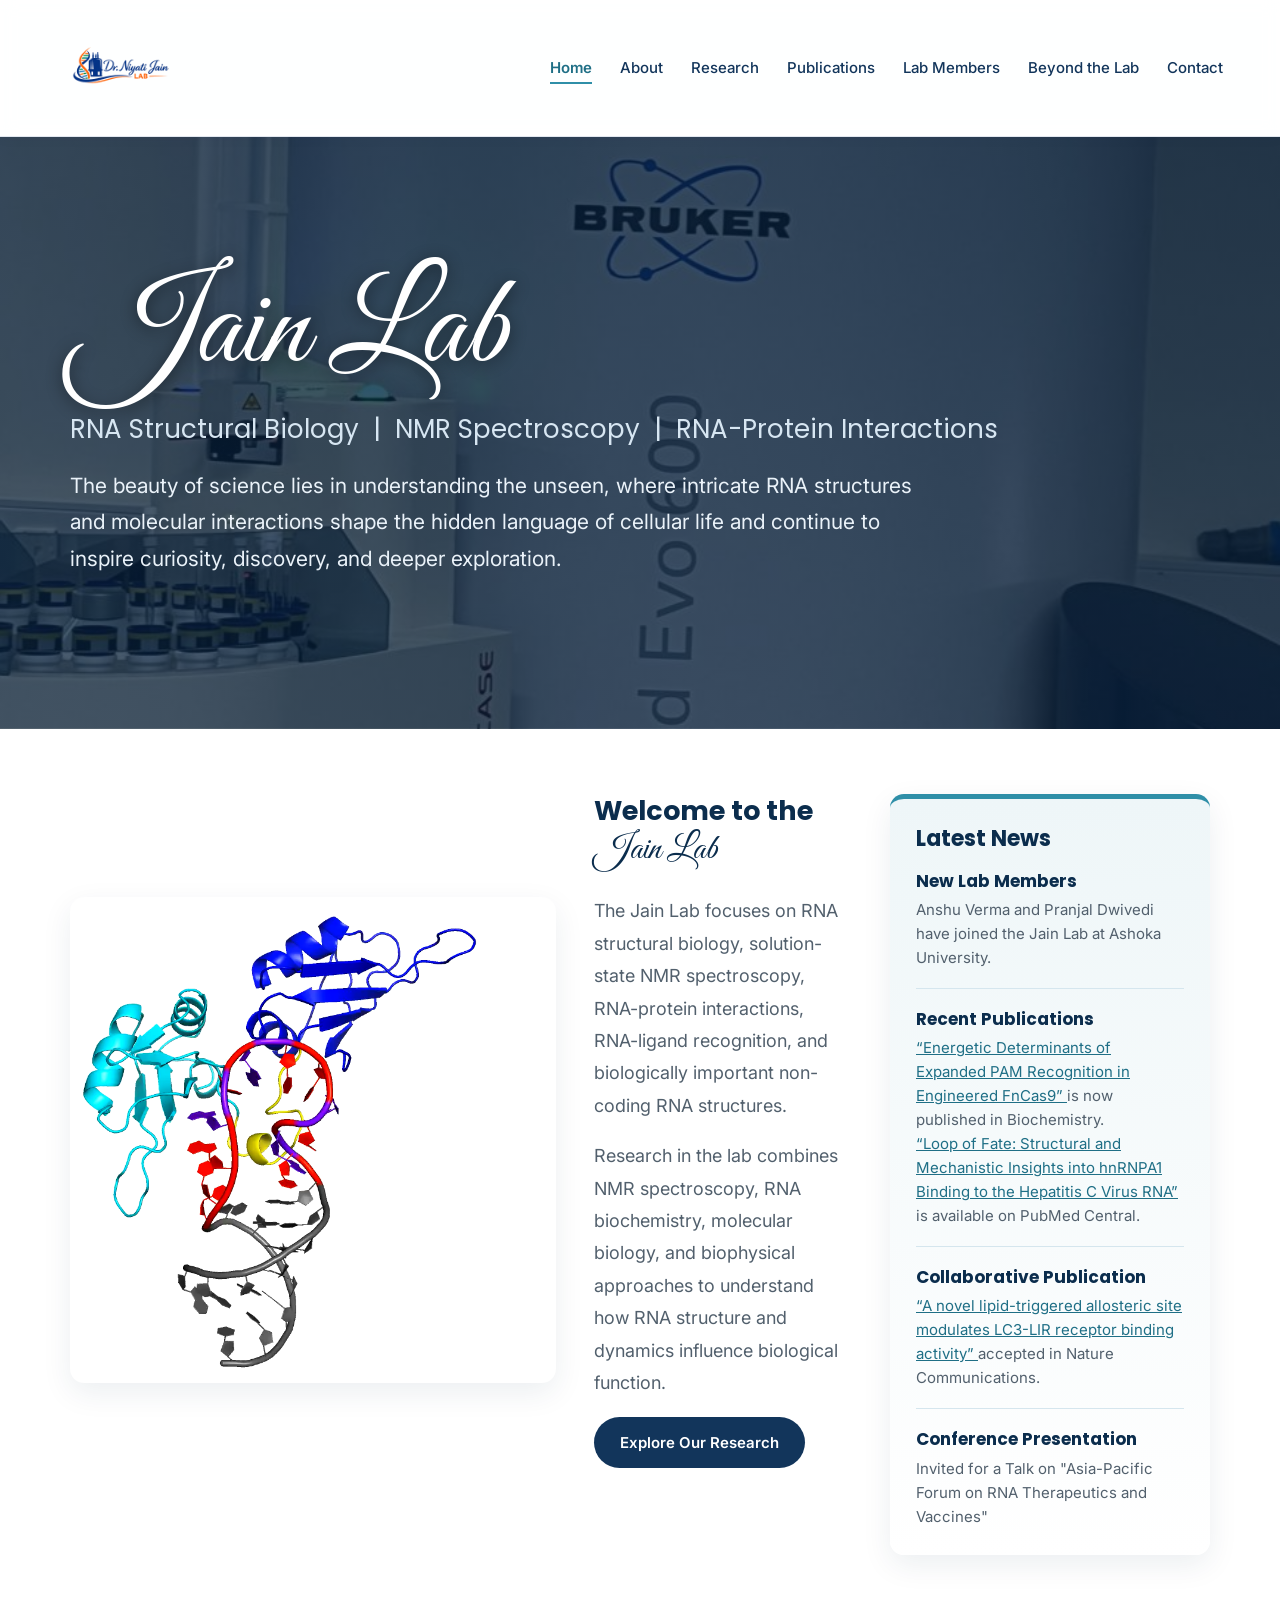
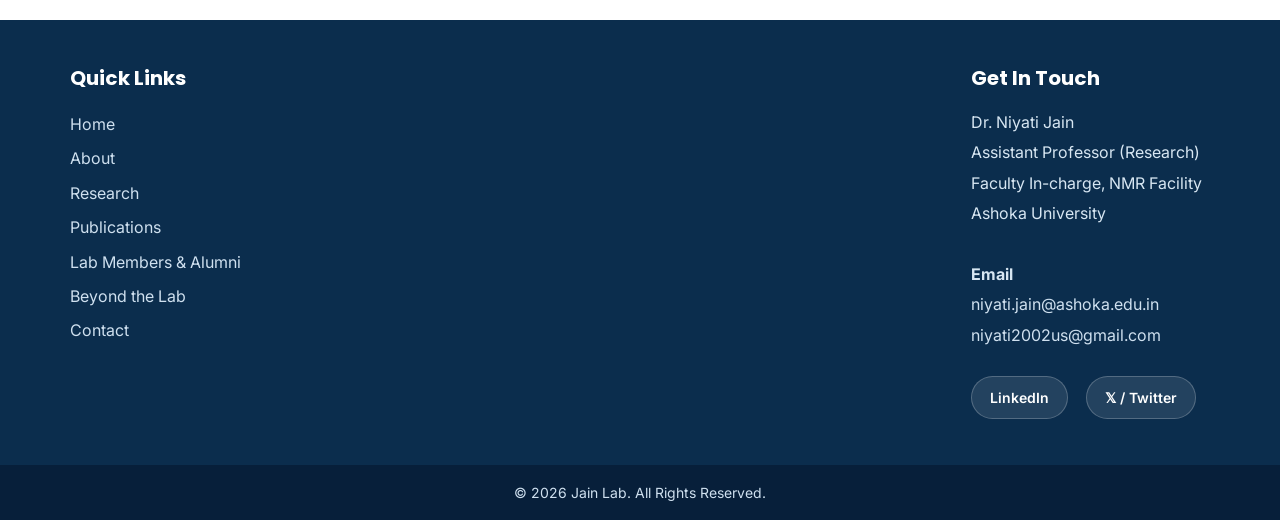
<file: index.html>
<!DOCTYPE html>
<html lang="en">

<head>
<meta charset="UTF-8">
<meta name="viewport" content="width=device-width, initial-scale=1.0">
<title>Jain Lab | RNA Structural Biology and NMR Spectroscopy</title>
<meta name="description" content="The Jain Lab at Ashoka University studies RNA structural biology, solution-state NMR spectroscopy, and RNA-protein interactions.">
<link rel="preconnect" href="https://fonts.googleapis.com">
<link rel="preconnect" href="https://fonts.gstatic.com" crossorigin>
<link href="https://fonts.googleapis.com/css2?family=Inter:wght@400;500;600&family=Poppins:wght@500;600;700&display=swap" rel="stylesheet">
<link href="https://fonts.googleapis.com/css2?family=Great+Vibes&display=swap" rel="stylesheet">
<link rel="stylesheet" href="style.css?v=15">
</head>

<body>

<!-- TOP HEADER -->
<div class="top-header">
  <a class="logo" href="index.html"><img src="logo.png" alt="Jain Lab logo"></a>
  <nav class="navbar">
    <a href="index.html" class="active">Home</a>
    <a href="about.html">About</a>
    <a href="research.html">Research</a>
    <a href="publications.html">Publications</a>
    <a href="alumni.html">Lab Members</a>
    <a href="recreation.html">Beyond the Lab</a>
    <a href="contact.html">Contact</a>
  </nav>
</div>

<!-- HERO SECTION -->
<div class="hero">
  <h1><span class="script">Jain</span> <span class="lab">Lab</span></h1>
  <h2>RNA Structural Biology &nbsp;|&nbsp; NMR Spectroscopy &nbsp;|&nbsp; RNA-Protein Interactions</h2>
  <p>
    The beauty of science lies in understanding the unseen, where intricate RNA structures
    and molecular interactions shape the hidden language of cellular life and continue to
    inspire curiosity, discovery, and deeper exploration.
  </p>
</div>

<!-- MAIN CONTENT WITH RIGHT SIDE NEWS -->
<div class="main-layout">

  <!-- LEFT MAIN CONTENT -->
  <div class="main-content">

    <!-- WELCOME SECTION -->
    <div class="profile reveal">
      <video class="profile-structure" autoplay loop muted playsinline poster="structure.png">
        <source src="structure.mp4" type="video/mp4">
        <img src="structure.png" alt="Rotating molecular structure of a protein-RNA complex">
      </video>
      <div class="profile-text">
        <h2>Welcome to the <span class="script-name">Jain Lab</span></h2>
        <p>
          The Jain Lab focuses on RNA structural biology, solution-state NMR spectroscopy, RNA-protein interactions, 
          RNA-ligand recognition, and biologically important non-coding RNA structures.
        </p>
        <p>
          Research in the lab combines NMR spectroscopy, RNA biochemistry, molecular biology,
          and biophysical approaches to understand how RNA structure and dynamics influence
          biological function.
        </p>
        <p><a class="btn" href="research.html">Explore Our Research</a></p>
      </div>
    </div>

  </div>

  <!-- RIGHT SIDE NEWS -->
  <aside class="news-sidebar">
    <h2>Latest News</h2>

    <div class="news-item">
      <h3>New Lab Members</h3>
      <p>Anshu Verma and Pranjal Dwivedi have joined the Jain Lab at Ashoka University.</p>
    </div>

    <div class="news-item">
      <h3>Recent Publications</h3>
      <p>
        <a href="https://pubs.acs.org/doi/10.1021/acs.biochem.6c00350" target="_blank" rel="noopener">
          “Energetic Determinants of Expanded PAM Recognition in Engineered FnCas9”
        </a>
        is now published in Biochemistry.
      </p>
      <p>
        <a href="https://pmc.ncbi.nlm.nih.gov/articles/PMC12810188/#s7" target="_blank" rel="noopener">
          “Loop of Fate: Structural and Mechanistic Insights into hnRNPA1 Binding to the Hepatitis C Virus RNA”
        </a>
        is available on PubMed Central.
      </p>
    </div>

    <div class="news-item">
      <h3>Collaborative Publication</h3>
      <p>
        <a href="https://doi.org/10.64898/2026.03.10.710726" target="_blank" rel="noopener">
          “A novel lipid-triggered allosteric site modulates LC3-LIR receptor binding activity”
        </a>
        accepted in Nature Communications.
      </p>
    </div>

    <div class="news-item">
      <h3>Conference Presentation</h3>
      <p>Invited for a Talk on "Asia-Pacific Forum on RNA Therapeutics and Vaccines"</p>
    </div>
  </aside>

</div>

<!-- FOOTER -->
<div class="footer">
  <div class="footer-inner">

    <div class="links" style="min-width:200px;">
      <h2>Quick Links</h2>
      <a href="index.html">Home</a>
      <a href="about.html">About</a>
      <a href="research.html">Research</a>
      <a href="publications.html">Publications</a>
      <a href="alumni.html">Lab Members &amp; Alumni</a>
      <a href="recreation.html">Beyond the Lab</a>
      <a href="contact.html">Contact</a>
    </div>

    <div style="max-width:420px;">
      <h2>Get In Touch</h2>
      <p style="line-height:1.9;">
        Dr. Niyati Jain<br>
        Assistant Professor (Research)<br>
        Faculty In-charge, NMR Facility<br>
        Ashoka University<br><br>
        <strong>Email</strong><br>
        <a href="mailto:niyati.jain@ashoka.edu.in">niyati.jain@ashoka.edu.in</a><br>
        <a href="mailto:niyati2002us@gmail.com">niyati2002us@gmail.com</a>
      </p>
      <div class="social-links">
        <a href="https://www.linkedin.com/in/niyati-jain-7996795?utm_source=share_via&utm_content=profile&utm_medium=member_ios" target="_blank" rel="noopener">LinkedIn</a>
        <a href="https://x.com/nxj046000?s=11&t=YvHWzUIpetsfUknUqiU2mg" target="_blank" rel="noopener">𝕏 / Twitter</a>
      </div>
    </div>

  </div>
</div>

<div class="copyright">© 2026 Jain Lab. All Rights Reserved.</div>

<script src="main.js"></script>
</body>
</html>
</file>
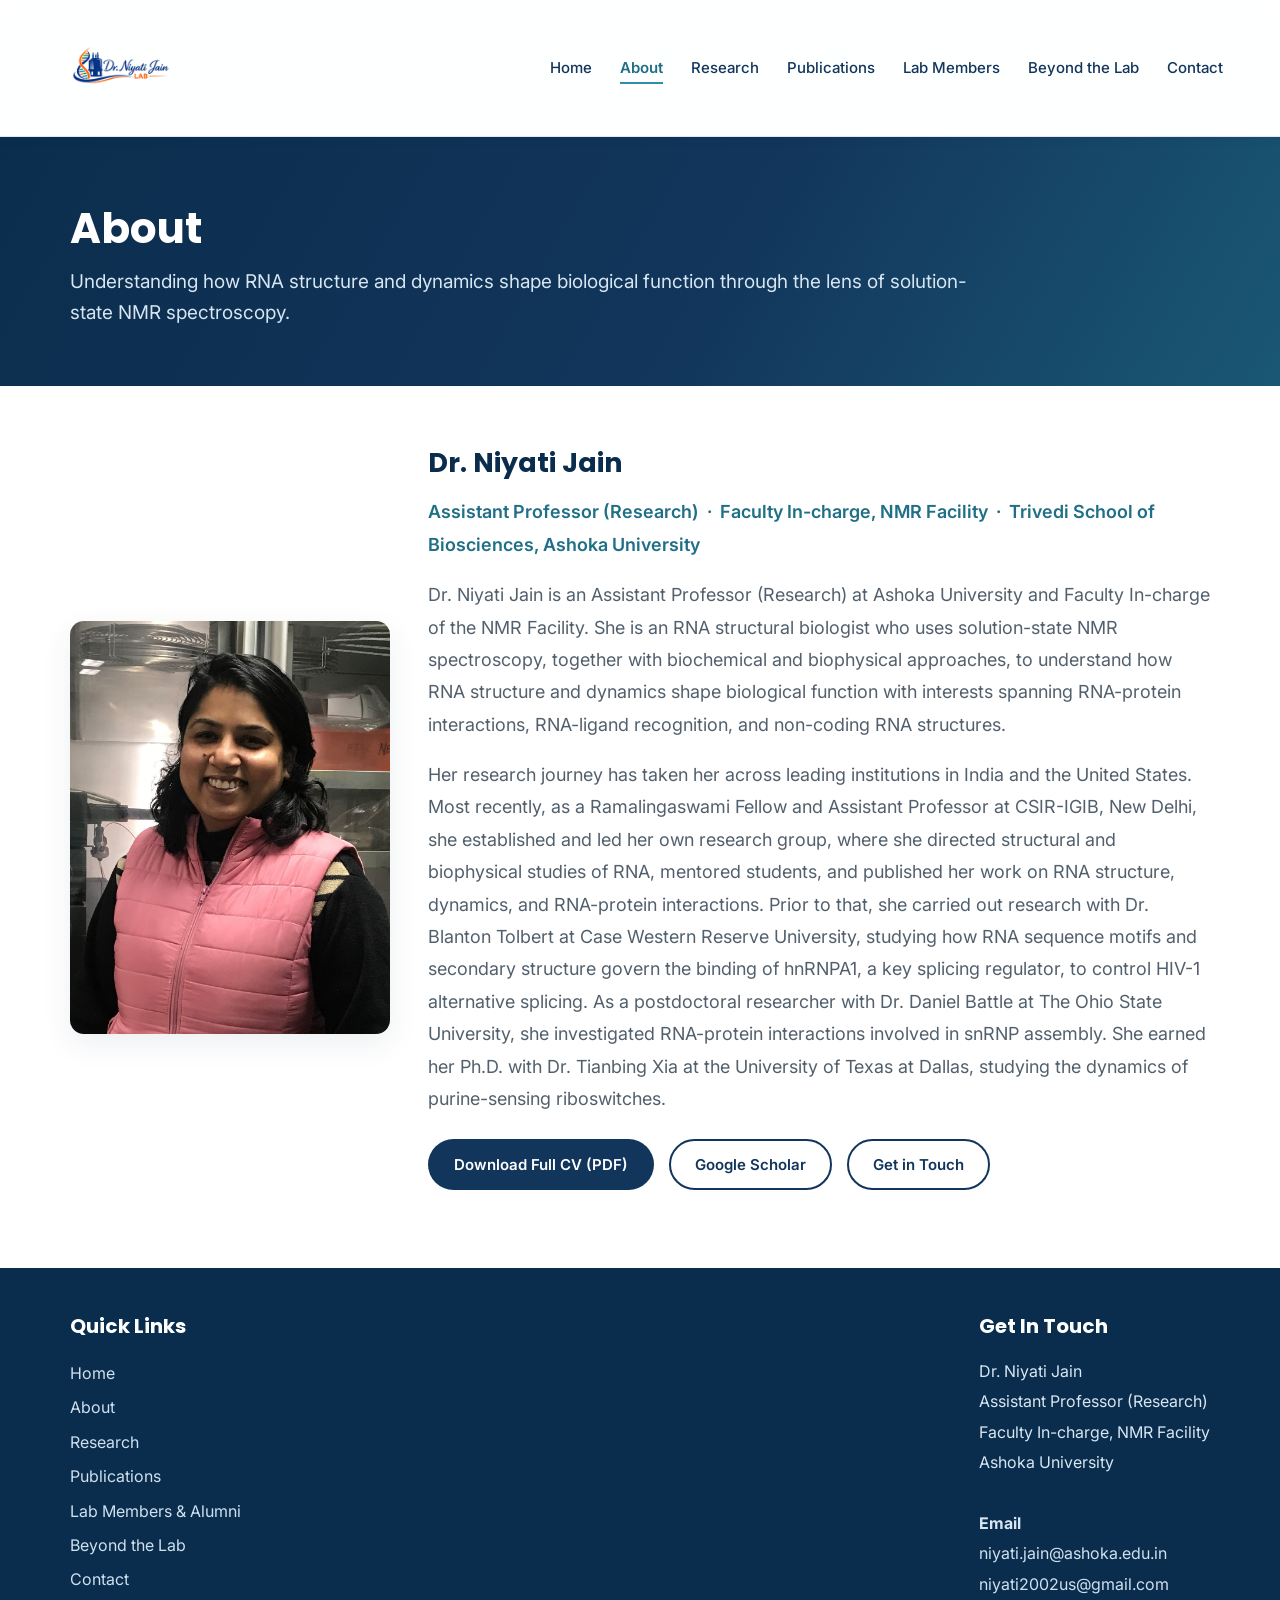
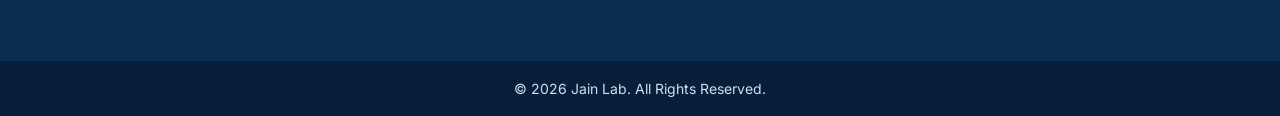
<file: about.html>
<!DOCTYPE html>
<html lang="en">

<head>
<meta charset="UTF-8">
<meta name="viewport" content="width=device-width, initial-scale=1.0">
<title>About | Jain Lab</title>
<meta name="description" content="About Dr. Niyati Jain, RNA structural biologist at Ashoka University using solution-state NMR spectroscopy to study RNA structure, dynamics, and RNA-protein interactions.">
<link rel="preconnect" href="https://fonts.googleapis.com">
<link rel="preconnect" href="https://fonts.gstatic.com" crossorigin>
<link href="https://fonts.googleapis.com/css2?family=Inter:wght@400;500;600&family=Poppins:wght@500;600;700&display=swap" rel="stylesheet">
<link rel="stylesheet" href="style.css?v=15">
</head>

<body>

<!-- TOP HEADER -->
<div class="top-header">
  <a class="logo" href="index.html"><img src="logo.png" alt="Jain Lab logo"></a>
  <nav class="navbar">
    <a href="index.html">Home</a>
    <a href="about.html" class="active">About</a>
    <a href="research.html">Research</a>
    <a href="publications.html">Publications</a>
    <a href="alumni.html">Lab Members</a>
    <a href="recreation.html">Beyond the Lab</a>
    <a href="contact.html">Contact</a>
  </nav>
</div>

<!-- PAGE HERO -->
<div class="page-hero">
  <h1>About</h1>
  <p>Understanding how RNA structure and dynamics shape biological function through the lens of solution-state NMR spectroscopy.</p>
</div>

<!-- PI PROFILE -->
<div class="section white">
  <div class="profile reveal">
    <img class="profile-photo" src="niyati.jpeg" alt="Dr. Niyati Jain">
    <div class="profile-text">
      <h2>Dr. Niyati Jain</h2>
      <p style="color:var(--accent-dark); font-weight:600; margin-top:-6px;">
        Assistant Professor (Research) &nbsp;·&nbsp; Faculty In-charge, NMR Facility &nbsp;·&nbsp;
        Trivedi School of Biosciences, Ashoka University
      </p>
      <p>
        Dr. Niyati Jain is an Assistant Professor (Research) at Ashoka University and Faculty In-charge
        of the NMR Facility. She is an RNA structural biologist who uses solution-state NMR spectroscopy,
        together with biochemical and biophysical approaches, to understand how RNA structure and dynamics
        shape biological function with interests spanning RNA-protein interactions, RNA-ligand recognition,
        and non-coding RNA structures.
      </p>
      <p>
        Her research journey has taken her across leading institutions in India and the United States.
        Most recently, as a Ramalingaswami Fellow and Assistant Professor at CSIR-IGIB, New Delhi, she
        established and led her own research group, where she directed structural and biophysical studies
        of RNA, mentored students, and published her work on RNA structure, dynamics, and RNA-protein
        interactions. Prior to that, she carried out research with Dr. Blanton Tolbert at Case Western
        Reserve University, studying how RNA sequence motifs and secondary structure govern the binding
        of hnRNPA1, a key splicing regulator, to control HIV-1 alternative splicing. As a postdoctoral
        researcher with Dr. Daniel Battle at The Ohio State University, she investigated RNA-protein
        interactions involved in snRNP assembly. She earned her Ph.D. with Dr. Tianbing Xia at the
        University of Texas at Dallas, studying the dynamics of purine-sensing riboswitches.
      </p>
      <p style="margin-top:24px;">
        <a class="btn" href="Niyati_Jain_CV.pdf" target="_blank" rel="noopener">Download Full CV (PDF)</a>
        &nbsp;
        <a class="btn-outline" href="https://scholar.google.com/citations?user=J4dXXCsAAAAJ&hl=en" target="_blank" rel="noopener">Google Scholar</a>
        &nbsp;
        <a class="btn-outline" href="contact.html">Get in Touch</a>
      </p>
    </div>
  </div>
</div>

<!-- FOOTER -->
<div class="footer">
  <div class="footer-inner">
    <div class="links" style="min-width:200px;">
      <h2>Quick Links</h2>
      <a href="index.html">Home</a>
      <a href="about.html">About</a>
      <a href="research.html">Research</a>
      <a href="publications.html">Publications</a>
      <a href="alumni.html">Lab Members &amp; Alumni</a>
      <a href="recreation.html">Beyond the Lab</a>
      <a href="contact.html">Contact</a>
    </div>
    <div style="max-width:420px;">
      <h2>Get In Touch</h2>
      <p style="line-height:1.9;">
        Dr. Niyati Jain<br>
        Assistant Professor (Research)<br>
        Faculty In-charge, NMR Facility<br>
        Ashoka University<br><br>
        <strong>Email</strong><br>
        <a href="mailto:niyati.jain@ashoka.edu.in">niyati.jain@ashoka.edu.in</a><br>
        <a href="mailto:niyati2002us@gmail.com">niyati2002us@gmail.com</a>
      </p>
    </div>
  </div>
</div>

<div class="copyright">© 2026 Jain Lab. All Rights Reserved.</div>

<script src="main.js"></script>
</body>
</html>
</file>
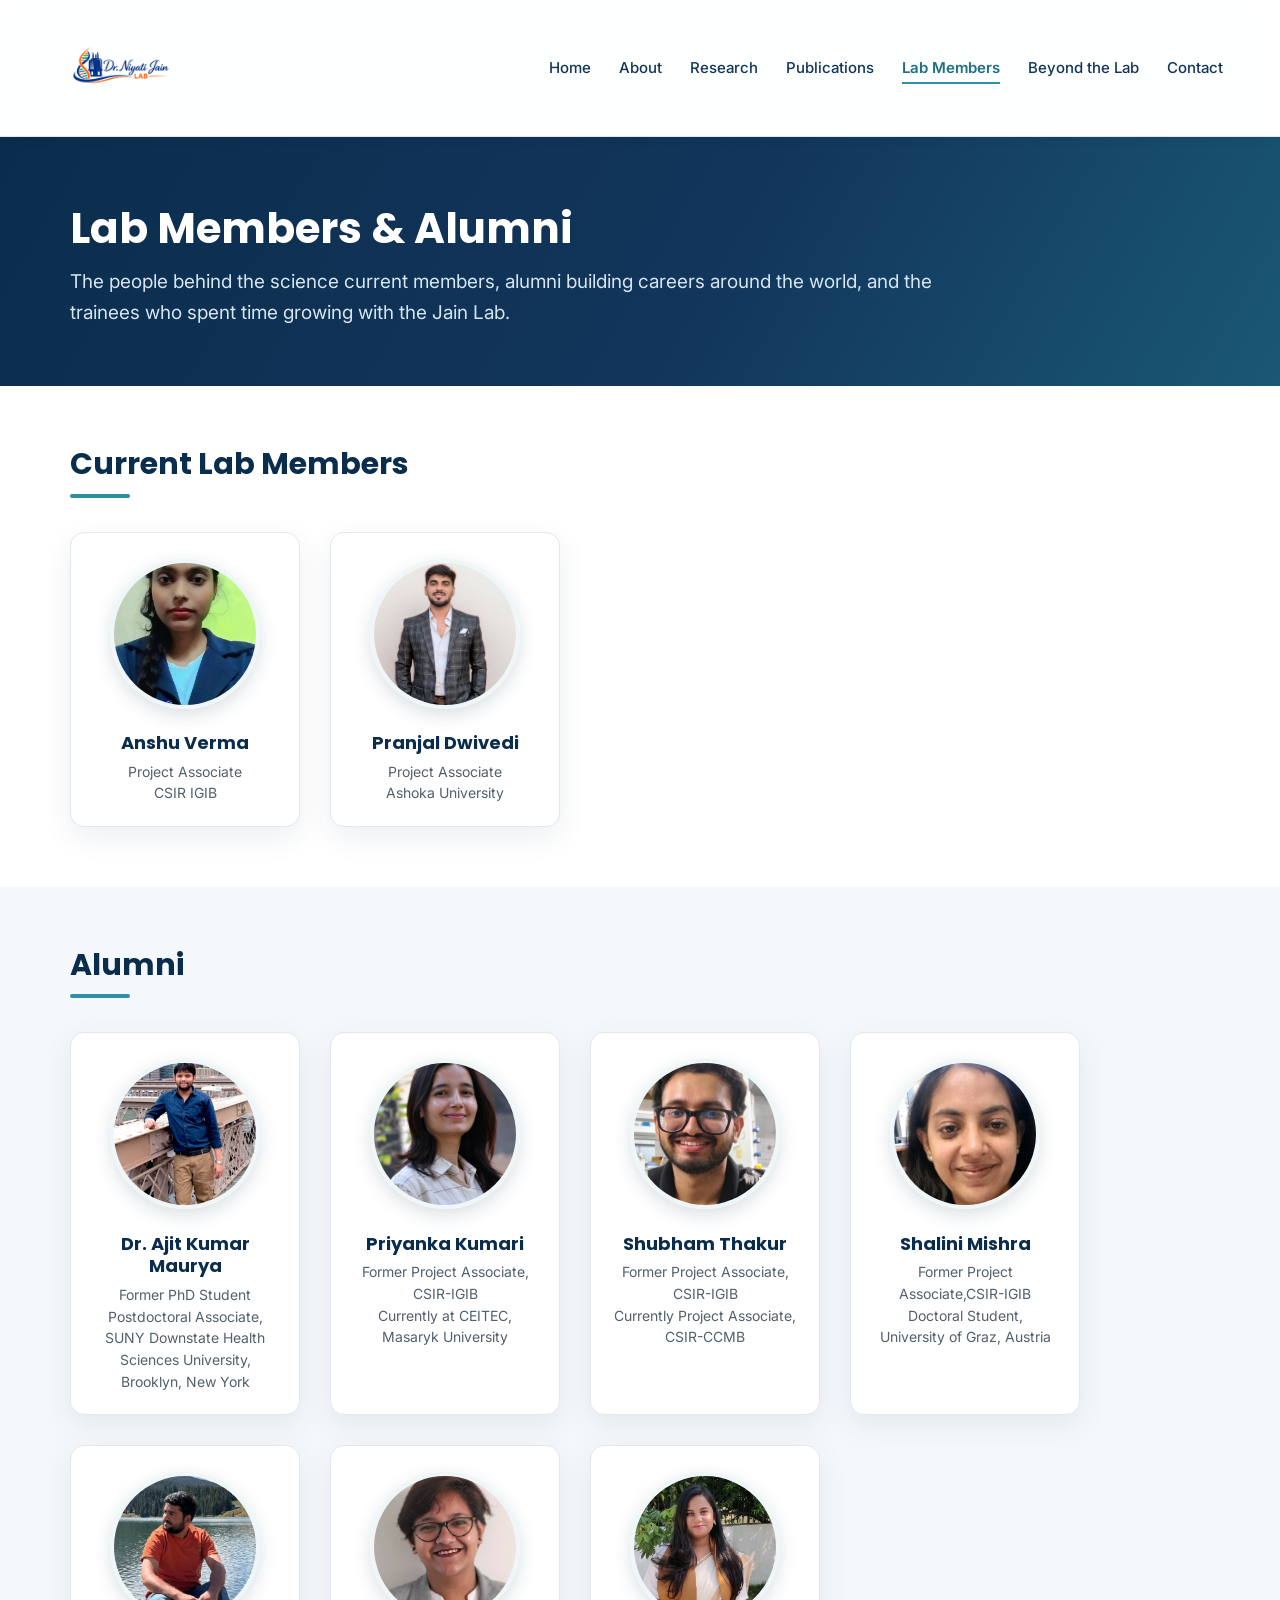
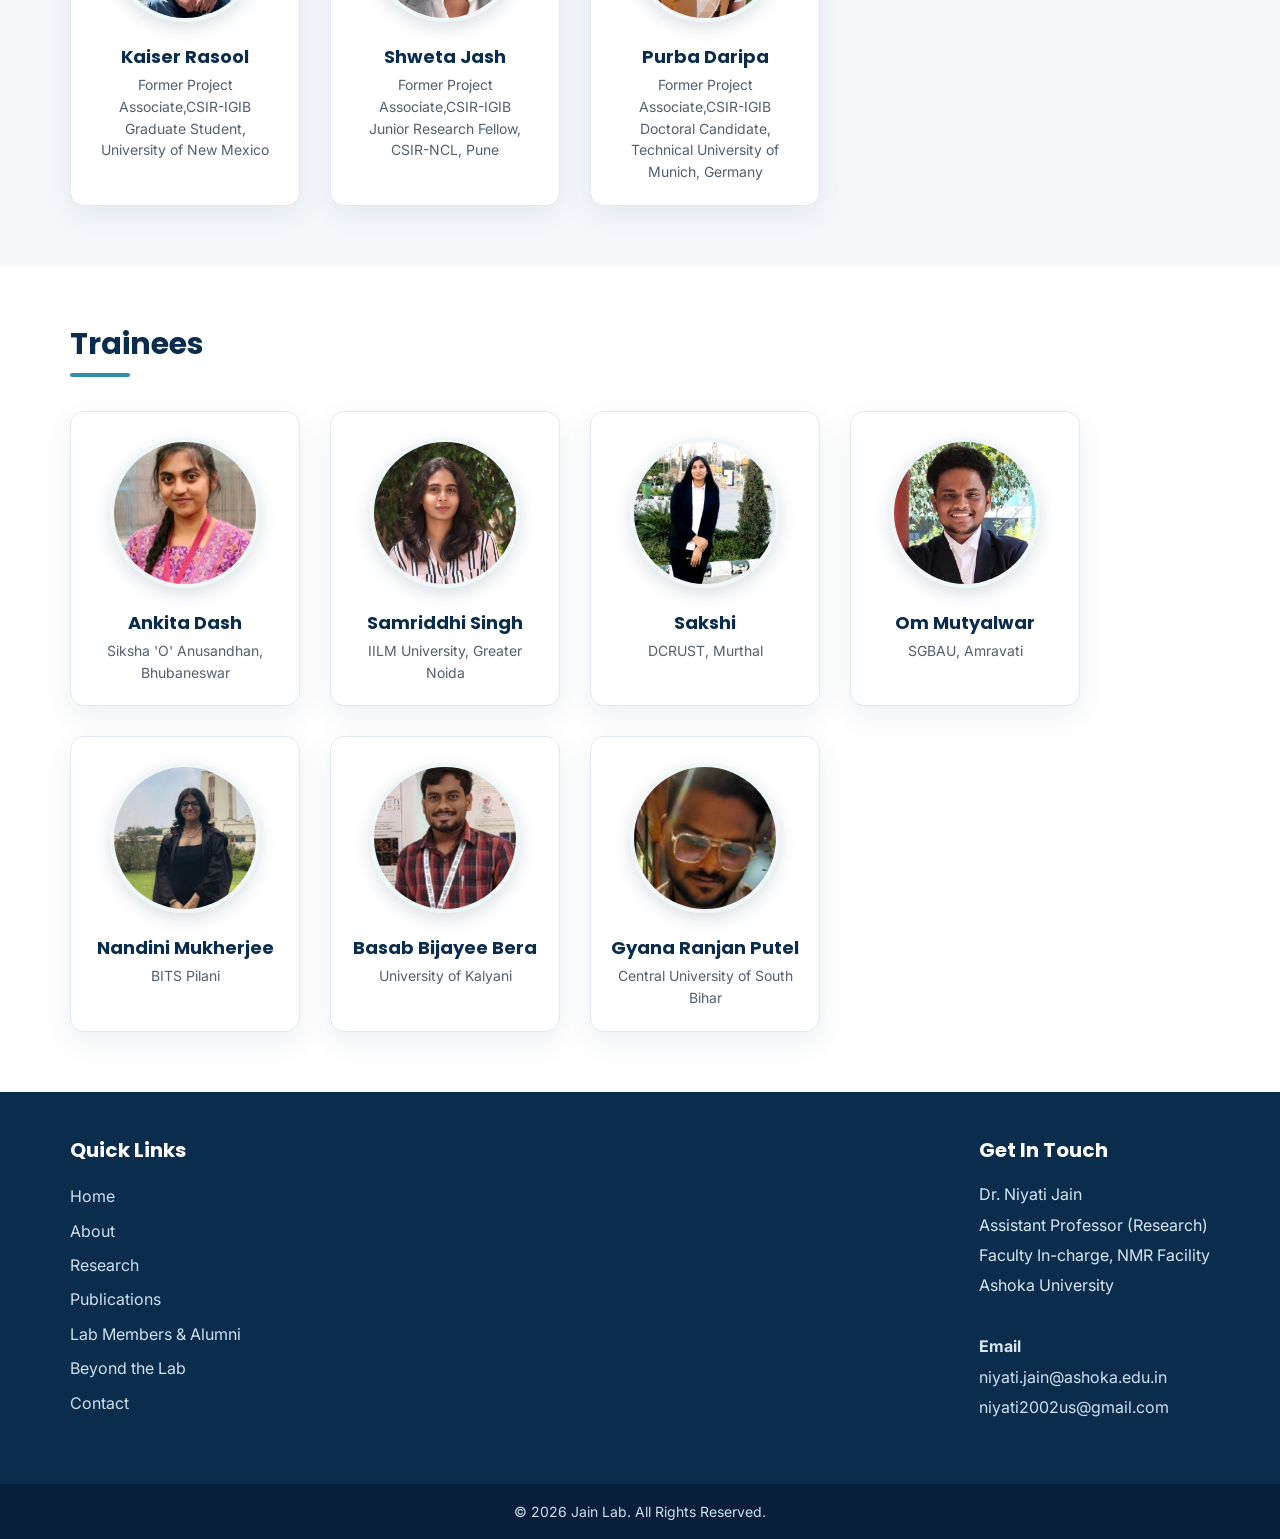
<file: alumni.html>
<!DOCTYPE html>
<html lang="en">

<head>
<meta charset="UTF-8">
<meta name="viewport" content="width=device-width, initial-scale=1.0">
<title>Lab Members &amp; Alumni | Jain Lab</title>
<meta name="description" content="Current members, alumni, and trainees of Dr. Niyati Jain's RNA structural biology lab.">
<link rel="preconnect" href="https://fonts.googleapis.com">
<link rel="preconnect" href="https://fonts.gstatic.com" crossorigin>
<link href="https://fonts.googleapis.com/css2?family=Inter:wght@400;500;600&family=Poppins:wght@500;600;700&display=swap" rel="stylesheet">
<link rel="stylesheet" href="style.css?v=15">
</head>

<body>

<!-- TOP HEADER -->
<div class="top-header">
  <a class="logo" href="index.html"><img src="logo.png" alt="Jain Lab logo"></a>
  <nav class="navbar">
    <a href="index.html">Home</a>
    <a href="about.html">About</a>
    <a href="research.html">Research</a>
    <a href="publications.html">Publications</a>
    <a href="alumni.html" class="active">Lab Members</a>
    <a href="recreation.html">Beyond the Lab</a>
    <a href="contact.html">Contact</a>
  </nav>
</div>

<!-- PAGE HERO -->
<div class="page-hero">
  <h1>Lab Members &amp; Alumni</h1>
  <p>The people behind the science current members, alumni building careers around the world, and the trainees who spent time growing with the Jain Lab.</p>
</div>

<!-- CURRENT MEMBERS -->
<div class="section white">
  <h2 class="section-title">Current Lab Members</h2>
  <div class="people-grid">

    <div class="member-card reveal">
      <img src="anshu.jpeg" alt="Anshu Verma">
      <h3>Anshu Verma</h3>
      <p>Project Associate</p>
      <p>CSIR IGIB</p>
    </div>

    <div class="member-card reveal">
      <img src="pranjal.jpeg" alt="Pranjal Dwivedi">
      <h3>Pranjal Dwivedi</h3>
      <p>Project Associate</p>
      <p>Ashoka University</p>
    </div>

  </div>
</div>

<!-- ALUMNI -->
<div class="section">
  <h2 class="section-title">Alumni</h2>
  <div class="people-grid">

    <div class="member-card reveal">
      <img src="ajit.png" alt="Dr. Ajit Kumar Maurya">
      <h3>Dr. Ajit Kumar Maurya</h3>
      <p>Former PhD Student<br>Postdoctoral Associate,<br>SUNY Downstate Health Sciences University,<br>Brooklyn, New York</p>
    </div>

    <div class="member-card reveal">
      <img src="priyanka.jpeg" alt="Priyanka Kumari">
      <h3>Priyanka Kumari</h3>
      <p>Former Project Associate, CSIR-IGIB<br>Currently at CEITEC,<br>Masaryk University</p>
    </div>

    <div class="member-card reveal">
      <img src="shubham.png" alt="Shubham Thakur">
      <h3>Shubham Thakur</h3>
      <p>Former Project Associate, CSIR-IGIB<br>Currently Project Associate,<br>CSIR-CCMB</p>
    </div>

    <div class="member-card reveal">
      <img src="shalini.png" alt="Shalini Mishra">
      <h3>Shalini Mishra</h3>
      <p>Former Project Associate,CSIR-IGIB<br>Doctoral Student,<br>University of Graz, Austria</p>
    </div>

    <div class="member-card reveal">
      <img src="kaiser.png" alt="Kaiser Rasool">
      <h3>Kaiser Rasool</h3>
      <p>Former Project Associate,CSIR-IGIB<br>Graduate Student,<br>University of New Mexico</p>
    </div>

    <div class="member-card reveal">
      <img src="shweta.png" alt="Shweta Jash">
      <h3>Shweta Jash</h3>
      <p>Former Project Associate,CSIR-IGIB<br>Junior Research Fellow,<br>CSIR-NCL, Pune</p>
    </div>

    <div class="member-card reveal">
      <img src="purba.png" alt="Purba Daripa">
      <h3>Purba Daripa</h3>
      <p>Former Project Associate,CSIR-IGIB<br>Doctoral Candidate,<br>Technical University of Munich, Germany</p>
    </div>

  </div>
</div>

<!-- TRAINEES -->
<div class="section white">
  <h2 class="section-title">Trainees</h2>
  <div class="people-grid">

    <div class="member-card reveal">
      <img src="ankita.png" alt="Ankita Dash">
      <h3>Ankita Dash</h3>
      <p>Siksha 'O' Anusandhan, Bhubaneswar<br></p>
    </div>

    <div class="member-card reveal">
      <img src="samriddhi.png" alt="Samriddhi Singh">
      <h3>Samriddhi Singh</h3>
      <p>IILM University, Greater Noida<br></p>
    </div>

    <div class="member-card reveal">
      <img src="sakshi.png" alt="Sakshi">
      <h3>Sakshi</h3>
      <p>DCRUST, Murthal<br></p>
    </div>

    <div class="member-card reveal">
      <img src="om.png" alt="Om Mutyalwar">
      <h3>Om Mutyalwar</h3>
      <p>SGBAU, Amravati<br></p>
    </div>

    <div class="member-card reveal">
      <img src="nandini.png" alt="Nandini Mukherjee">
      <h3>Nandini Mukherjee</h3>
      <p>BITS Pilani<br></p>
    </div>

    <div class="member-card reveal">
      <img src="basab.png" alt="Basab Bijayee Bera">
      <h3>Basab Bijayee Bera</h3>
      <p>University of Kalyani<br></p>
    </div>

    <div class="member-card reveal">
      <img src="gyana.png" alt="Gyana Ranjan Putel">
      <h3>Gyana Ranjan Putel</h3>
      <p>Central University of South Bihar<br></p>
    </div>

  </div>
</div>

<!-- FOOTER -->
<div class="footer">
  <div class="footer-inner">
    <div class="links" style="min-width:200px;">
      <h2>Quick Links</h2>
      <a href="index.html">Home</a>
      <a href="about.html">About</a>
      <a href="research.html">Research</a>
      <a href="publications.html">Publications</a>
      <a href="alumni.html">Lab Members &amp; Alumni</a>
      <a href="recreation.html">Beyond the Lab</a>
      <a href="contact.html">Contact</a>
    </div>
    <div style="max-width:420px;">
      <h2>Get In Touch</h2>
      <p style="line-height:1.9;">
        Dr. Niyati Jain<br>
        Assistant Professor (Research)<br>
        Faculty In-charge, NMR Facility<br>
        Ashoka University<br><br>
        <strong>Email</strong><br>
        <a href="mailto:niyati.jain@ashoka.edu.in">niyati.jain@ashoka.edu.in</a><br>
        <a href="mailto:niyati2002us@gmail.com">niyati2002us@gmail.com</a>
      </p>
    </div>
  </div>
</div>

<div class="copyright">© 2026 Jain Lab. All Rights Reserved.</div>

<script src="main.js"></script>
</body>
</html>
</file>
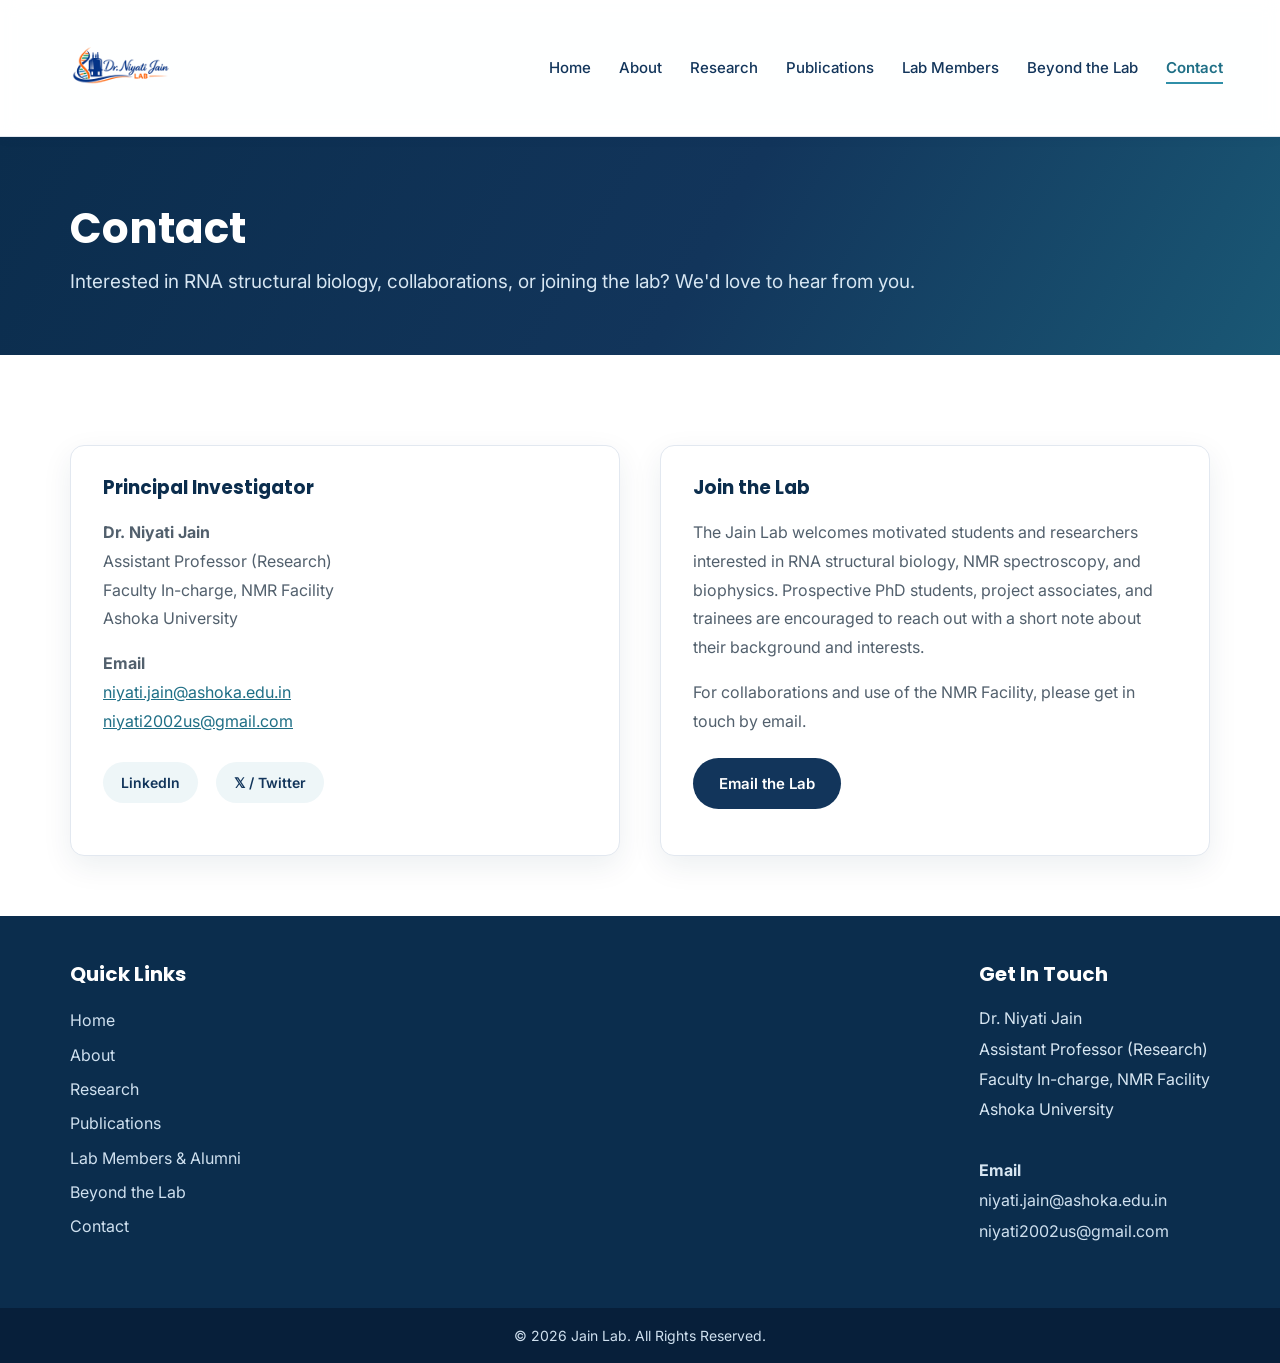
<file: contact.html>
<!DOCTYPE html>
<html lang="en">

<head>
<meta charset="UTF-8">
<meta name="viewport" content="width=device-width, initial-scale=1.0">
<title>Contact | Jain Lab</title>
<meta name="description" content="Contact Dr. Niyati Jain and the Jain Lab at Ashoka University.">
<link rel="preconnect" href="https://fonts.googleapis.com">
<link rel="preconnect" href="https://fonts.gstatic.com" crossorigin>
<link href="https://fonts.googleapis.com/css2?family=Inter:wght@400;500;600&family=Poppins:wght@500;600;700&display=swap" rel="stylesheet">
<link rel="stylesheet" href="style.css?v=15">
</head>

<body>

<!-- TOP HEADER -->
<div class="top-header">
  <a class="logo" href="index.html"><img src="logo.png" alt="Jain Lab logo"></a>
  <nav class="navbar">
    <a href="index.html">Home</a>
    <a href="about.html">About</a>
    <a href="research.html">Research</a>
    <a href="publications.html">Publications</a>
    <a href="alumni.html">Lab Members</a>
    <a href="recreation.html">Beyond the Lab</a>
    <a href="contact.html" class="active">Contact</a>
  </nav>
</div>

<!-- PAGE HERO -->
<div class="page-hero">
  <h1>Contact</h1>
  <p>Interested in RNA structural biology, collaborations, or joining the lab? We'd love to hear from you.</p>
</div>

<!-- CONTACT CARDS -->
<div class="section white">
  <div class="contact-grid">

    <div class="contact-card reveal">
      <h3>Principal Investigator</h3>
      <p>
        <strong>Dr. Niyati Jain</strong><br>
        Assistant Professor (Research)<br>
        Faculty In-charge, NMR Facility<br>
        Ashoka University
      </p>
      <p>
        <strong>Email</strong><br>
        <a href="mailto:niyati.jain@ashoka.edu.in">niyati.jain@ashoka.edu.in</a><br>
        <a href="mailto:niyati2002us@gmail.com">niyati2002us@gmail.com</a>
      </p>
      <div class="social-links">
        <a href="https://www.linkedin.com/in/niyati-jain-7996795?utm_source=share_via&utm_content=profile&utm_medium=member_ios" target="_blank" rel="noopener">LinkedIn</a>
        <a href="https://x.com/nxj046000?s=11&t=YvHWzUIpetsfUknUqiU2mg" target="_blank" rel="noopener">𝕏 / Twitter</a>
      </div>
    </div>

    <div class="contact-card reveal">
      <h3>Join the Lab</h3>
      <p>
        The Jain Lab welcomes motivated students and researchers interested in RNA structural
        biology, NMR spectroscopy, and biophysics. Prospective PhD students, project associates,
        and trainees are encouraged to reach out with a short note about their background and interests.
      </p>
      <p>
        For collaborations and use of the NMR Facility, please get in touch
        by email.
      </p>
      <p style="margin-top:22px;">
        <a class="btn" href="https://mail.google.com/mail/?view=cm&amp;fs=1&amp;to=niyati.jain@ashoka.edu.in" target="_blank" rel="noopener">Email the Lab</a>
      </p>
    </div>

  </div>
</div>

<!-- FOOTER -->
<div class="footer">
  <div class="footer-inner">
    <div class="links" style="min-width:200px;">
      <h2>Quick Links</h2>
      <a href="index.html">Home</a>
      <a href="about.html">About</a>
      <a href="research.html">Research</a>
      <a href="publications.html">Publications</a>
      <a href="alumni.html">Lab Members &amp; Alumni</a>
      <a href="recreation.html">Beyond the Lab</a>
      <a href="contact.html">Contact</a>
    </div>
    <div style="max-width:420px;">
      <h2>Get In Touch</h2>
      <p style="line-height:1.9;">
        Dr. Niyati Jain<br>
        Assistant Professor (Research)<br>
        Faculty In-charge, NMR Facility<br>
        Ashoka University<br><br>
        <strong>Email</strong><br>
        <a href="mailto:niyati.jain@ashoka.edu.in">niyati.jain@ashoka.edu.in</a><br>
        <a href="mailto:niyati2002us@gmail.com">niyati2002us@gmail.com</a>
      </p>
    </div>
  </div>
</div>

<div class="copyright">© 2026 Jain Lab. All Rights Reserved.</div>

<script src="main.js"></script>
</body>
</html>
</file>
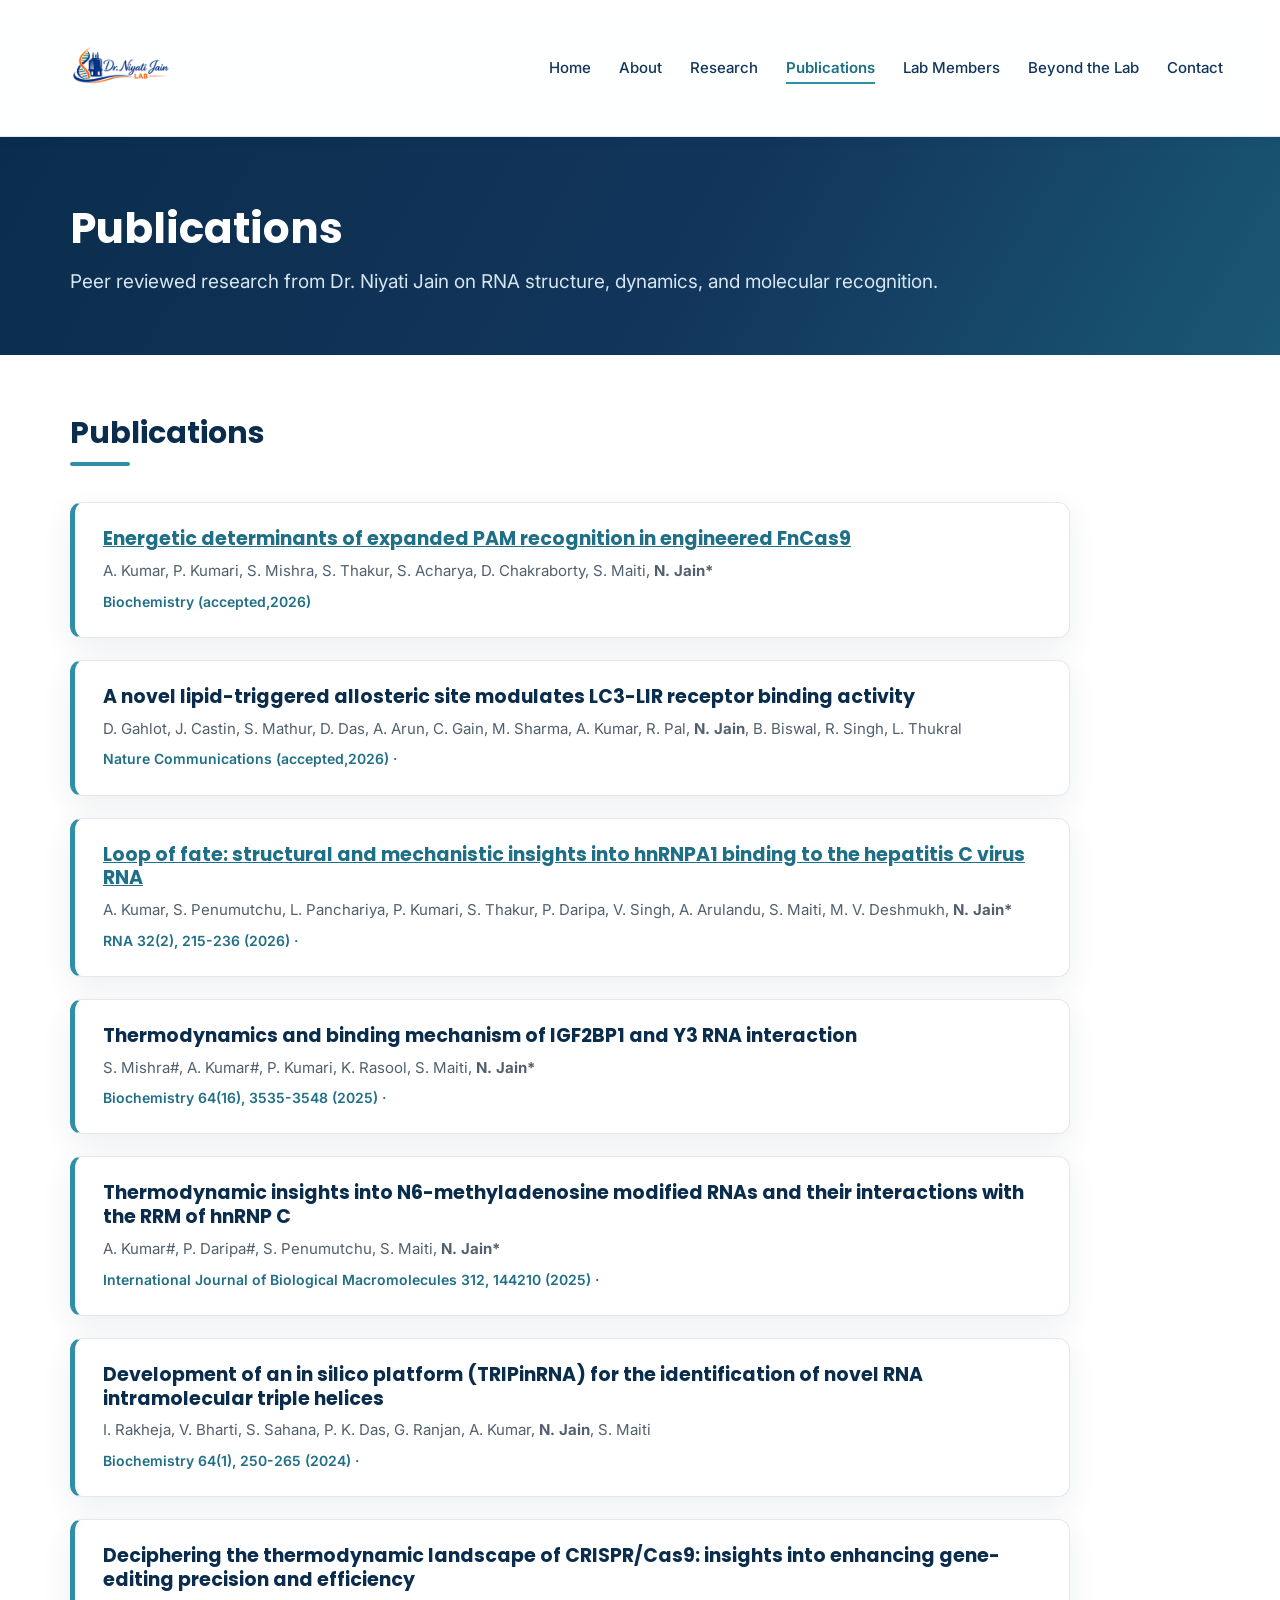
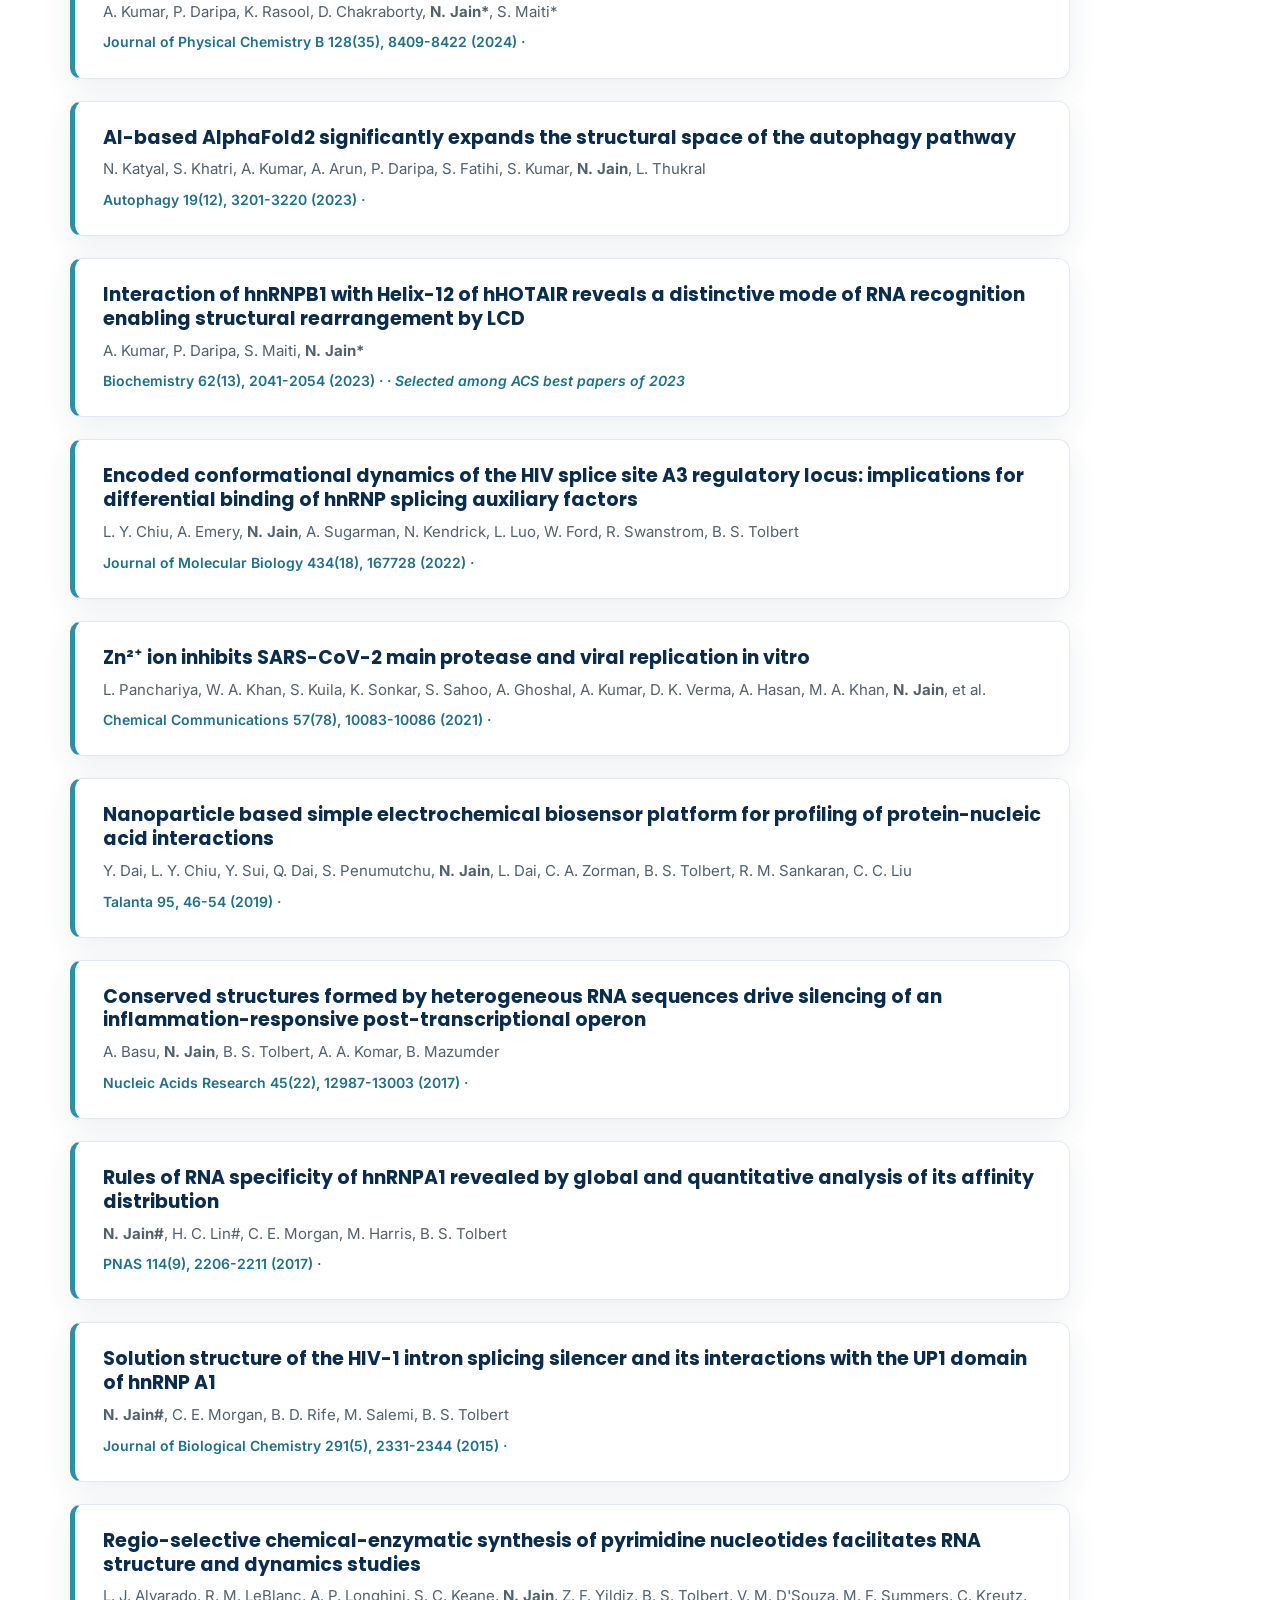
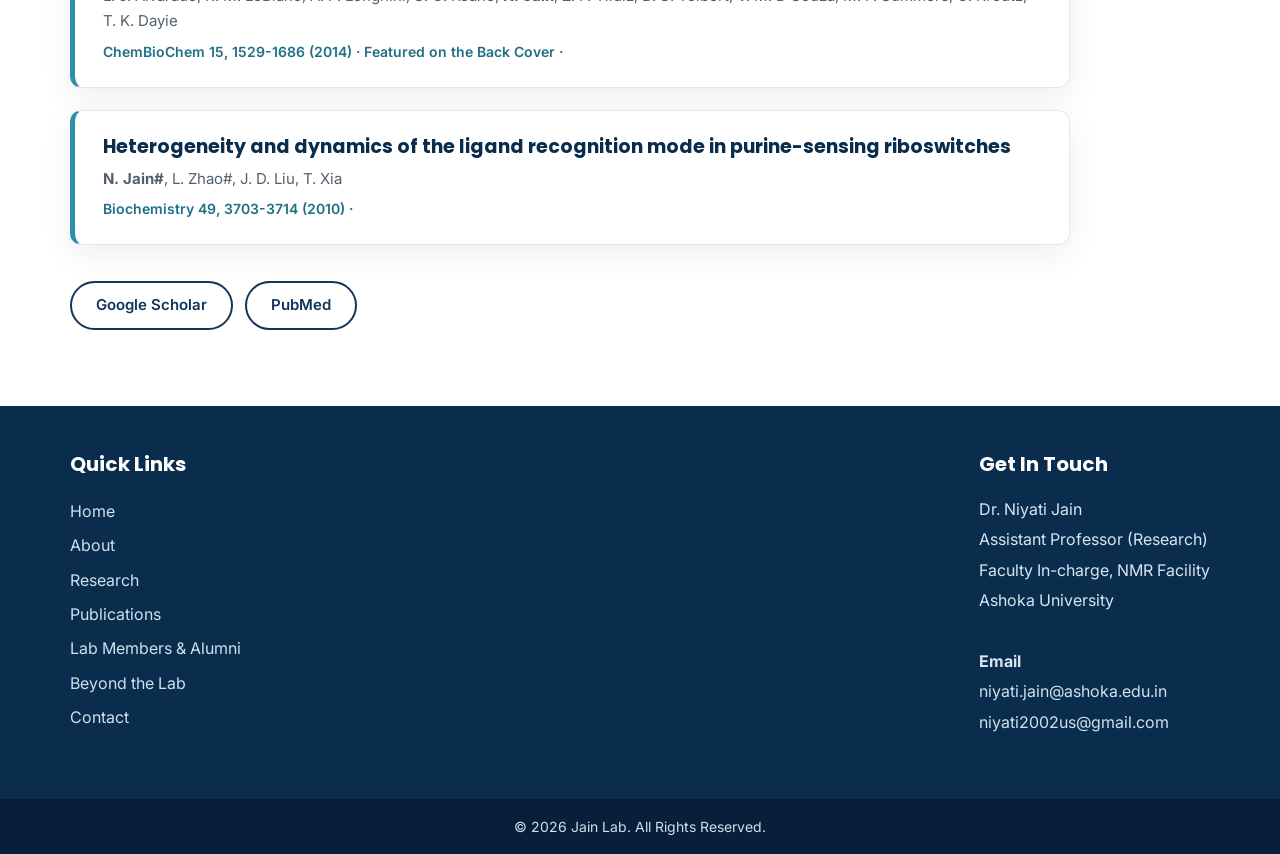
<file: publications.html>
<!DOCTYPE html>
<html lang="en">

<head>
<meta charset="UTF-8">
<meta name="viewport" content="width=device-width, initial-scale=1.0">
<title>Publications | Jain Lab</title>
<meta name="description" content="Peer-reviewed publications from Dr. Niyati Jain, RNA structural biology, NMR spectroscopy, and RNA-protein interactions.">
<link rel="preconnect" href="https://fonts.googleapis.com">
<link rel="preconnect" href="https://fonts.gstatic.com" crossorigin>
<link href="https://fonts.googleapis.com/css2?family=Inter:wght@400;500;600&family=Poppins:wght@500;600;700&display=swap" rel="stylesheet">
<link rel="stylesheet" href="style.css?v=15">
</head>

<body>

<!-- TOP HEADER -->
<div class="top-header">
  <a class="logo" href="index.html"><img src="logo.png" alt="Jain Lab logo"></a>
  <nav class="navbar">
    <a href="index.html">Home</a>
    <a href="about.html">About</a>
    <a href="research.html">Research</a>
    <a href="publications.html" class="active">Publications</a>
    <a href="alumni.html">Lab Members</a>
    <a href="recreation.html">Beyond the Lab</a>
    <a href="contact.html">Contact</a>
  </nav>
</div>

<!-- PAGE HERO -->
<div class="page-hero">
  <h1>Publications</h1>
  <p>Peer reviewed research from Dr. Niyati Jain on RNA structure, dynamics, and molecular recognition. </p>
</div>

<!-- PUBLICATIONS LIST -->
<div class="section white">
  <h2 class="section-title"> Publications</h2>

  <div style="margin-top:28px; max-width:1000px;">

    <div class="pub-item reveal">
      <h3>
        <a href="https://pubs.acs.org/doi/10.1021/acs.biochem.6c00350" target="_blank" rel="noopener">Energetic determinants of expanded PAM recognition in engineered FnCas9</a>
      </h3>
      <p class="authors">A. Kumar, P. Kumari, S. Mishra, S. Thakur, S. Acharya, D. Chakraborty, S. Maiti, <strong>N. Jain*</strong></p>
      <p class="venue">Biochemistry (accepted,2026)</p>
    </div>

    <div class="pub-item reveal">
      <h3>A novel lipid-triggered allosteric site modulates LC3-LIR receptor binding activity</h3>
      <p class="authors">D. Gahlot, J. Castin, S. Mathur, D. Das, A. Arun, C. Gain, M. Sharma, A. Kumar, R. Pal, <strong>N. Jain</strong>, B. Biswal, R. Singh, L. Thukral</p>
      <p class="venue">Nature Communications (accepted,2026) · </p>
    </div>

    <div class="pub-item reveal">
      <h3>
        <a href="https://pmc.ncbi.nlm.nih.gov/articles/PMC12810188/#s7" target="_blank" rel="noopener">Loop of fate: structural and mechanistic insights into hnRNPA1 binding to the hepatitis C virus RNA</a>
      </h3>
      <p class="authors">A. Kumar, S. Penumutchu, L. Panchariya, P. Kumari, S. Thakur, P. Daripa, V. Singh, A. Arulandu, S. Maiti, M. V. Deshmukh, <strong>N. Jain*</strong></p>
      <p class="venue">RNA 32(2), 215-236 (2026) · </p>
    </div>

    <div class="pub-item reveal">
      <h3>Thermodynamics and binding mechanism of IGF2BP1 and Y3 RNA interaction</h3>
      <p class="authors">S. Mishra#, A. Kumar#, P. Kumari, K. Rasool, S. Maiti, <strong>N. Jain*</strong></p>
      <p class="venue">Biochemistry 64(16), 3535-3548 (2025) · </p>
    </div>

    <div class="pub-item reveal">
      <h3>Thermodynamic insights into N6-methyladenosine modified RNAs and their interactions with the RRM of hnRNP C</h3>
      <p class="authors">A. Kumar#, P. Daripa#, S. Penumutchu, S. Maiti, <strong>N. Jain*</strong></p>
      <p class="venue">International Journal of Biological Macromolecules 312, 144210 (2025) · </p>
    </div>

    <div class="pub-item reveal">
      <h3>Development of an in silico platform (TRIPinRNA) for the identification of novel RNA intramolecular triple helices</h3>
      <p class="authors">I. Rakheja, V. Bharti, S. Sahana, P. K. Das, G. Ranjan, A. Kumar, <strong>N. Jain</strong>, S. Maiti</p>
      <p class="venue">Biochemistry 64(1), 250-265 (2024) · </p>
    </div>

    <div class="pub-item reveal">
      <h3>Deciphering the thermodynamic landscape of CRISPR/Cas9: insights into enhancing gene-editing precision and efficiency</h3>
      <p class="authors">A. Kumar, P. Daripa, K. Rasool, D. Chakraborty, <strong>N. Jain*</strong>, S. Maiti*</p>
      <p class="venue">Journal of Physical Chemistry B 128(35), 8409-8422 (2024) · </p>
    </div>

    <div class="pub-item reveal">
      <h3>AI-based AlphaFold2 significantly expands the structural space of the autophagy pathway</h3>
      <p class="authors">N. Katyal, S. Khatri, A. Kumar, A. Arun, P. Daripa, S. Fatihi, S. Kumar, <strong>N. Jain</strong>, L. Thukral</p>
      <p class="venue">Autophagy 19(12), 3201-3220 (2023) · </p>
    </div>

    <div class="pub-item reveal">
      <h3>Interaction of hnRNPB1 with Helix-12 of hHOTAIR reveals a distinctive mode of RNA recognition enabling structural rearrangement by LCD</h3>
      <p class="authors">A. Kumar, P. Daripa, S. Maiti, <strong>N. Jain*</strong></p>
      <p class="venue">Biochemistry 62(13), 2041-2054 (2023) ·  · <em>Selected among ACS best papers of 2023</em></p>
    </div>

    <div class="pub-item reveal">
      <h3>Encoded conformational dynamics of the HIV splice site A3 regulatory locus: implications for differential binding of hnRNP splicing auxiliary factors</h3>
      <p class="authors">L. Y. Chiu, A. Emery, <strong>N. Jain</strong>, A. Sugarman, N. Kendrick, L. Luo, W. Ford, R. Swanstrom, B. S. Tolbert</p>
      <p class="venue">Journal of Molecular Biology 434(18), 167728 (2022) · </p>
    </div>

    <div class="pub-item reveal">
      <h3>Zn²⁺ ion inhibits SARS-CoV-2 main protease and viral replication in vitro</h3>
      <p class="authors">L. Panchariya, W. A. Khan, S. Kuila, K. Sonkar, S. Sahoo, A. Ghoshal, A. Kumar, D. K. Verma, A. Hasan, M. A. Khan, <strong>N. Jain</strong>, et al.</p>
      <p class="venue">Chemical Communications 57(78), 10083-10086 (2021) · </p>
    </div>

    <div class="pub-item reveal">
      <h3>Nanoparticle based simple electrochemical biosensor platform for profiling of protein-nucleic acid interactions</h3>
      <p class="authors">Y. Dai, L. Y. Chiu, Y. Sui, Q. Dai, S. Penumutchu, <strong>N. Jain</strong>, L. Dai, C. A. Zorman, B. S. Tolbert, R. M. Sankaran, C. C. Liu</p>
      <p class="venue">Talanta 95, 46-54 (2019) · </p>
    </div>

    <div class="pub-item reveal">
      <h3>Conserved structures formed by heterogeneous RNA sequences drive silencing of an inflammation-responsive post-transcriptional operon</h3>
      <p class="authors">A. Basu, <strong>N. Jain</strong>, B. S. Tolbert, A. A. Komar, B. Mazumder</p>
      <p class="venue">Nucleic Acids Research 45(22), 12987-13003 (2017) · </p>
    </div>

    <div class="pub-item reveal">
      <h3>Rules of RNA specificity of hnRNPA1 revealed by global and quantitative analysis of its affinity distribution</h3>
      <p class="authors"><strong>N. Jain#</strong>, H. C. Lin#, C. E. Morgan, M. Harris, B. S. Tolbert</p>
      <p class="venue">PNAS 114(9), 2206-2211 (2017) · </p>
    </div>

    <div class="pub-item reveal">
      <h3>Solution structure of the HIV-1 intron splicing silencer and its interactions with the UP1 domain of hnRNP A1</h3>
      <p class="authors"><strong>N. Jain#</strong>, C. E. Morgan, B. D. Rife, M. Salemi, B. S. Tolbert</p>
      <p class="venue">Journal of Biological Chemistry 291(5), 2331-2344 (2015) · </p>
    </div>

    <div class="pub-item reveal">
      <h3>Regio-selective chemical-enzymatic synthesis of pyrimidine nucleotides facilitates RNA structure and dynamics studies</h3>
      <p class="authors">L. J. Alvarado, R. M. LeBlanc, A. P. Longhini, S. C. Keane, <strong>N. Jain</strong>, Z. F. Yildiz, B. S. Tolbert, V. M. D'Souza, M. F. Summers, C. Kreutz, T. K. Dayie</p>
      <p class="venue">ChemBioChem 15, 1529-1686 (2014) · Featured on the Back Cover · </p>
    </div>

    <div class="pub-item reveal">
      <h3>Heterogeneity and dynamics of the ligand recognition mode in purine-sensing riboswitches</h3>
      <p class="authors"><strong>N. Jain#</strong>, L. Zhao#, J. D. Liu, T. Xia</p>
      <p class="venue">Biochemistry 49, 3703-3714 (2010) · </p>
    </div>

  </div>

  <p style="margin-top:36px; color:var(--muted); font-size:16px;">  </p>

  <p style="margin-top:20px;">
    <a class="btn-outline" href="https://scholar.google.com/citations?user=J4dXXCsAAAAJ&hl=en" target="_blank" rel="noopener">Google Scholar</a>
    &nbsp;
    <a class="btn-outline" href="https://pubmed.ncbi.nlm.nih.gov/?term=Niyati+Jain+RNA" target="_blank" rel="noopener">PubMed</a>
  </p>
</div>

<!-- FOOTER -->
<div class="footer">
  <div class="footer-inner">
    <div class="links" style="min-width:200px;">
      <h2>Quick Links</h2>
      <a href="index.html">Home</a>
      <a href="about.html">About</a>
      <a href="research.html">Research</a>
      <a href="publications.html">Publications</a>
      <a href="alumni.html">Lab Members &amp; Alumni</a>
      <a href="recreation.html">Beyond the Lab</a>
      <a href="contact.html">Contact</a>
    </div>
    <div style="max-width:420px;">
      <h2>Get In Touch</h2>
      <p style="line-height:1.9;">
        Dr. Niyati Jain<br>
        Assistant Professor (Research)<br>
        Faculty In-charge, NMR Facility<br>
        Ashoka University<br><br>
        <strong>Email</strong><br>
        <a href="mailto:niyati.jain@ashoka.edu.in">niyati.jain@ashoka.edu.in</a><br>
        <a href="mailto:niyati2002us@gmail.com">niyati2002us@gmail.com</a>
      </p>
    </div>
  </div>
</div>

<div class="copyright">© 2026 Jain Lab. All Rights Reserved.</div>

<script src="main.js"></script>
</body>
</html>
</file>
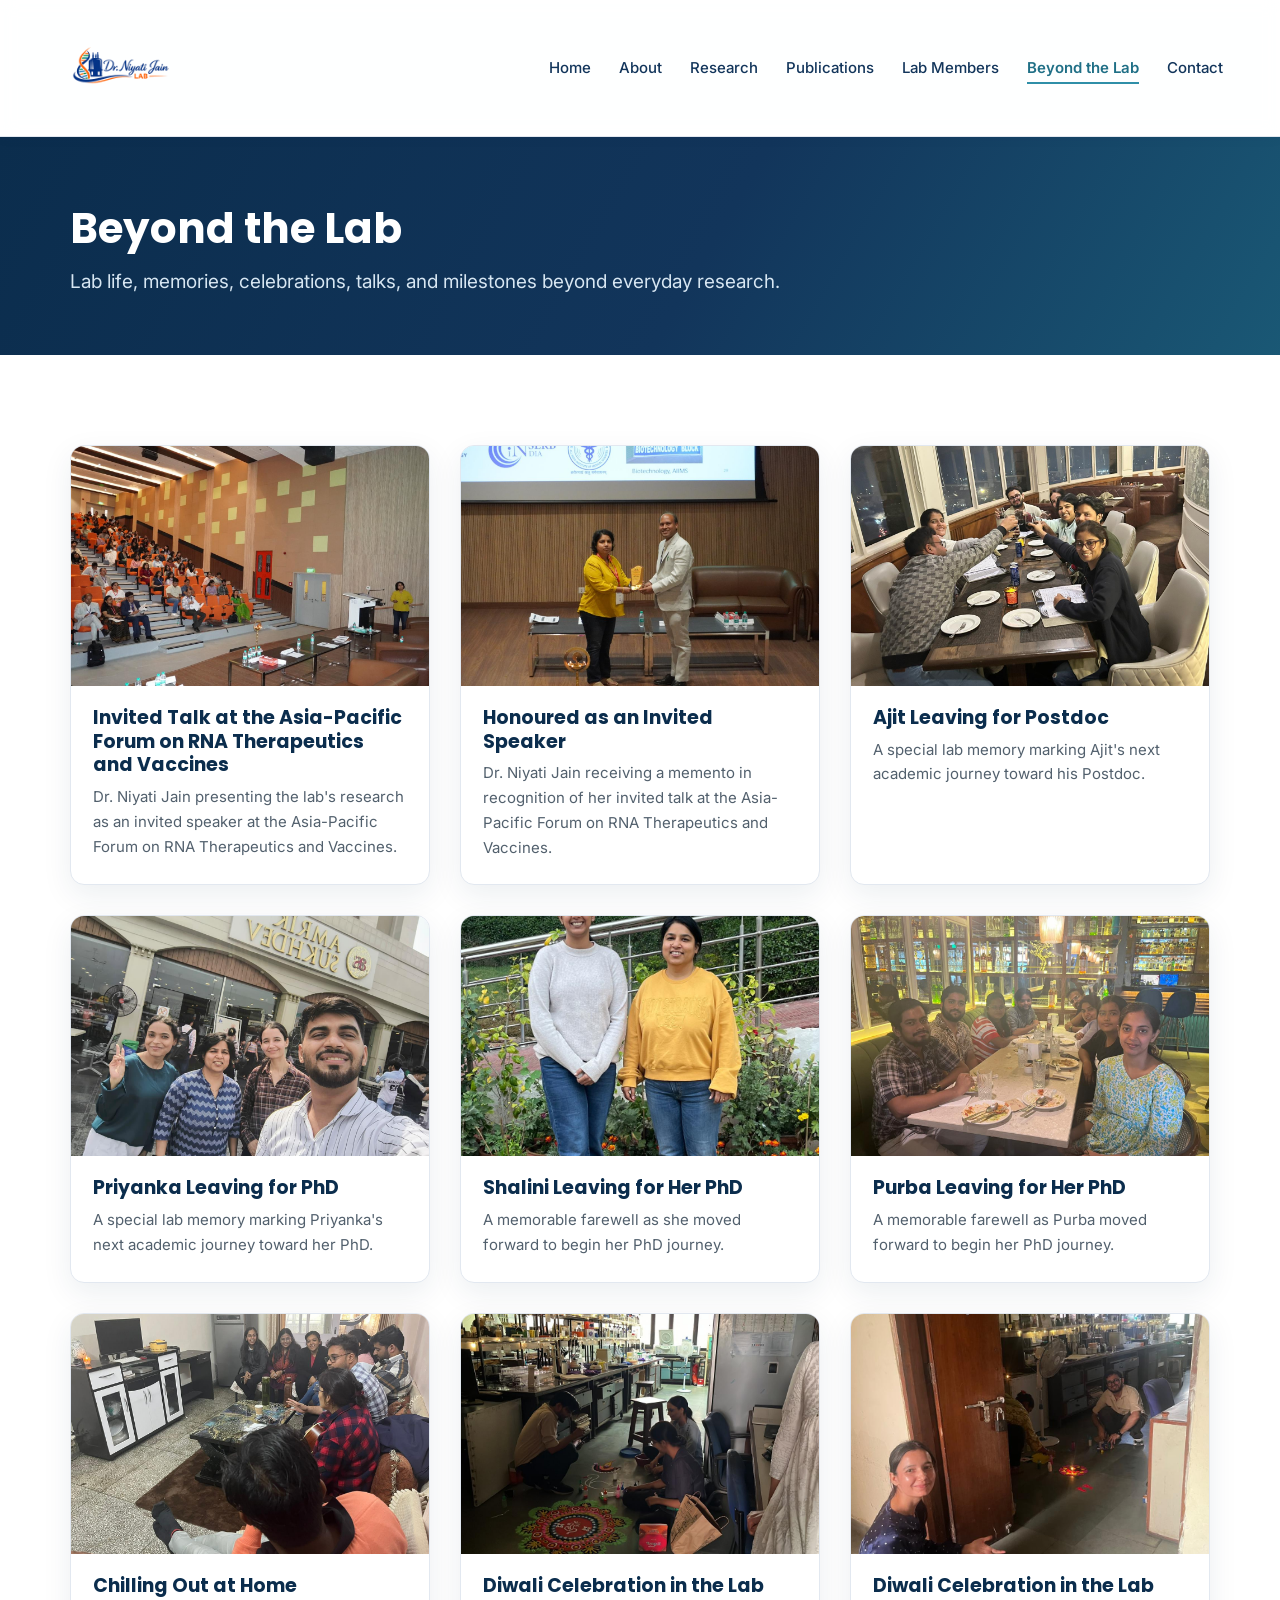
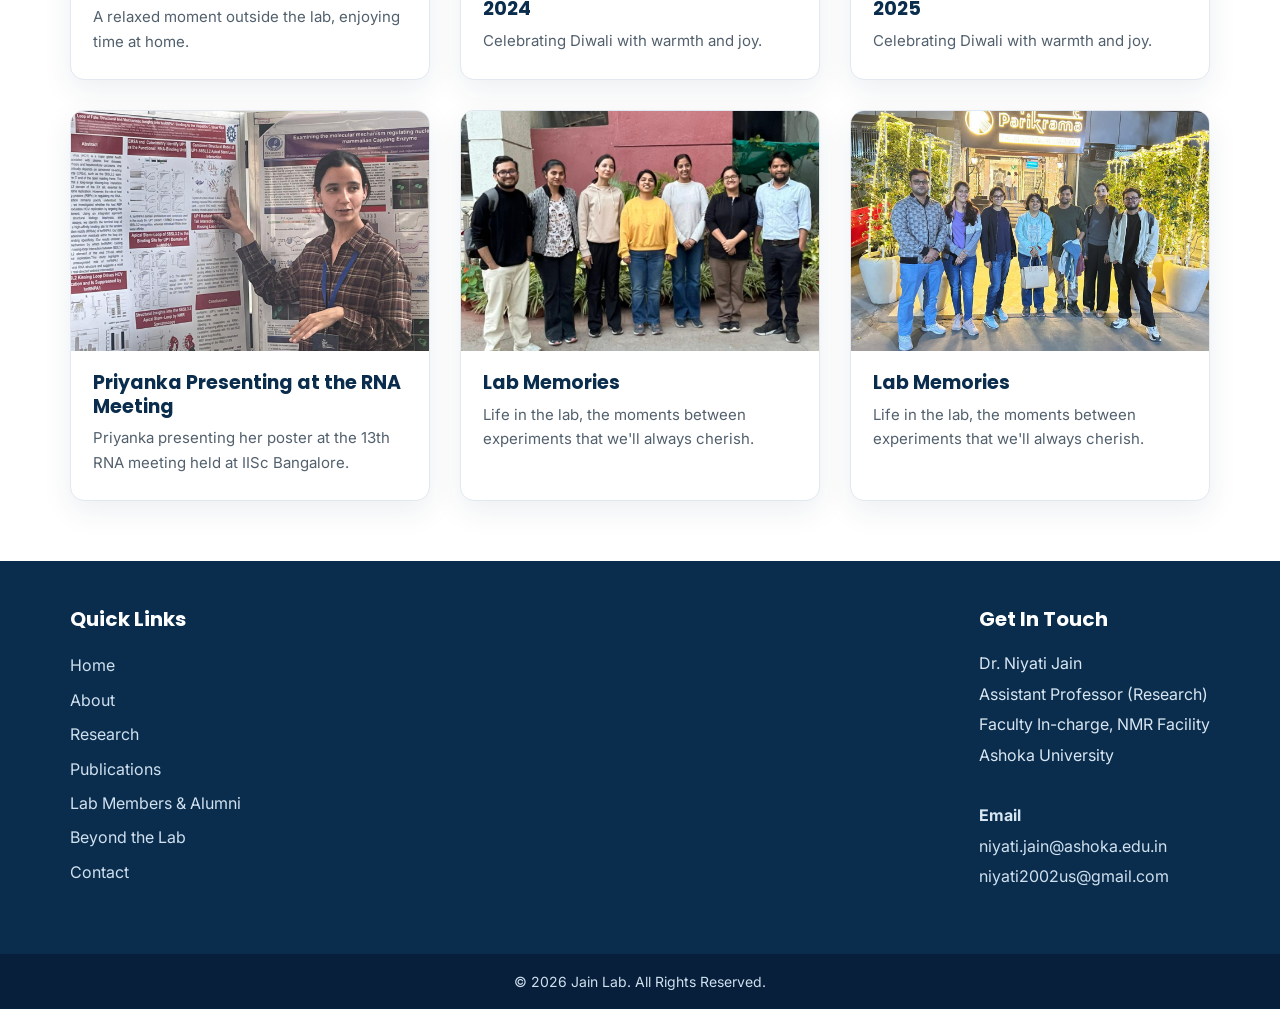
<file: recreation.html>
<!DOCTYPE html>
<html lang="en">

<head>
<meta charset="UTF-8">
<meta name="viewport" content="width=device-width, initial-scale=1.0">
<title>Beyond the Lab | Jain Lab</title>
<meta name="description" content="Lab life, memories, celebrations, talks, and milestones beyond everyday research in the Jain Lab.">
<link rel="preconnect" href="https://fonts.googleapis.com">
<link rel="preconnect" href="https://fonts.gstatic.com" crossorigin>
<link href="https://fonts.googleapis.com/css2?family=Inter:wght@400;500;600&family=Poppins:wght@500;600;700&display=swap" rel="stylesheet">
<link rel="stylesheet" href="style.css?v=15">
</head>

<body>

<!-- TOP HEADER -->
<div class="top-header">
  <a class="logo" href="index.html"><img src="logo.png" alt="Jain Lab logo"></a>
  <nav class="navbar">
    <a href="index.html">Home</a>
    <a href="about.html">About</a>
    <a href="research.html">Research</a>
    <a href="publications.html">Publications</a>
    <a href="alumni.html">Lab Members</a>
    <a href="recreation.html" class="active">Beyond the Lab</a>
    <a href="contact.html">Contact</a>
  </nav>
</div>

<!-- PAGE HERO -->
<div class="page-hero">
  <h1>Beyond the Lab</h1>
  <p>Lab life, memories, celebrations, talks, and milestones beyond everyday research.</p>
</div>

<!-- GALLERY -->
<div class="section white">
  <div class="gallery">

    <div class="gallery-card reveal">
      <img class="photo" src="apforum2.jpg" alt="Dr. Niyati Jain giving an invited talk at the Asia-Pacific Forum on RNA Therapeutics and Vaccines">
      <div class="caption">
        <h3>Invited Talk at the Asia-Pacific Forum on RNA Therapeutics and Vaccines</h3>
        <p>Dr. Niyati Jain presenting the lab's research as an invited speaker at the Asia-Pacific Forum on RNA Therapeutics and Vaccines.</p>
      </div>
    </div>

    <div class="gallery-card reveal">
      <img class="photo" src="apforum1.jpg" alt="Dr. Niyati Jain receiving a memento at the Asia-Pacific Forum on RNA Therapeutics and Vaccines">
      <div class="caption">
        <h3>Honoured as an Invited Speaker</h3>
        <p>Dr. Niyati Jain receiving a memento in recognition of her invited talk at the Asia-Pacific Forum on RNA Therapeutics and Vaccines.</p>
      </div>
    </div>

    <div class="gallery-card reveal">
      <img class="photo" src="Ajit leaving .jpeg" alt="Ajit leaving for Postdoc">
      <div class="caption">
        <h3>Ajit Leaving for Postdoc</h3>
        <p>A special lab memory marking Ajit's next academic journey toward his Postdoc.</p>
      </div>
    </div>

    <div class="gallery-card reveal">
      <img class="photo" src="Priyanka leaving .jpeg" alt="Priyanka leaving for PhD">
      <div class="caption">
        <h3>Priyanka Leaving for PhD</h3>
        <p>A special lab memory marking Priyanka's next academic journey toward her PhD.</p>
      </div>
    </div>

    <div class="gallery-card reveal">
      <img class="photo" src="Shalini leaving .jpeg" alt="Shalini leaving for her PhD">
      <div class="caption">
        <h3>Shalini Leaving for Her PhD</h3>
        <p>A memorable farewell as she moved forward to begin her PhD journey.</p>
      </div>
    </div>
    
    <div class="gallery-card reveal">
      <img class="photo" src="photo3.jpeg" alt="Purba leaving for her PhD">
      <div class="caption">
        <h3>Purba Leaving for Her PhD</h3>
        <p>A memorable farewell as Purba moved forward to begin her PhD journey.</p>
      </div>
    </div>
    
    <div class="gallery-card reveal">
      <img class="photo" src="photo2.jpeg" alt="Chilling out at home">
      <div class="caption">
        <h3>Chilling Out at Home</h3>
        <p>A relaxed moment outside the lab, enjoying time at home.</p>
      </div>
    </div>

    <div class="gallery-card reveal">
      <img class="photo" src="photo4.jpeg" alt="Diwali celebration in the lab">
      <div class="caption">
        <h3>Diwali Celebration in the Lab 2024</h3>
        <p>Celebrating Diwali with warmth and joy.</p>
      </div>
    </div>

    <div class="gallery-card reveal">
      <img class="photo" src="Diwali .jpeg" alt="Diwali celebration in the lab">
      <div class="caption">
        <h3>Diwali Celebration in the Lab 2025</h3>
        <p>Celebrating Diwali with warmth and joy.</p>
      </div>
    </div>
    
    <div class="gallery-card reveal">
      <img class="photo" src="photo6.jpeg" alt="Priyanka presenting at the RNA meeting">
      <div class="caption">
        <h3>Priyanka Presenting at the RNA Meeting</h3>
        <p>Priyanka presenting her poster at the 13th RNA meeting held at IISc Bangalore.</p>
      </div>
    </div>

    <div class="gallery-card reveal">
      <img class="photo" src="photo7.jpeg" alt="Lab memories">
      <div class="caption">
        <h3>Lab Memories</h3>
        <p>Life in the lab, the moments between experiments that we'll always cherish.</p>
      </div>
    </div>

    <div class="gallery-card reveal">
      <img class="photo" src="Lab memories.jpeg" alt="Lab memories">
      <div class="caption">
        <h3>Lab Memories</h3>
        <p>Life in the lab, the moments between experiments that we'll always cherish.</p>
      </div>
    </div>
    
  </div>
</div>

<!-- FOOTER -->
<div class="footer">
  <div class="footer-inner">
    <div class="links" style="min-width:200px;">
      <h2>Quick Links</h2>
      <a href="index.html">Home</a>
      <a href="about.html">About</a>
      <a href="research.html">Research</a>
      <a href="publications.html">Publications</a>
      <a href="alumni.html">Lab Members &amp; Alumni</a>
      <a href="recreation.html">Beyond the Lab</a>
      <a href="contact.html">Contact</a>
    </div>
    <div style="max-width:420px;">
      <h2>Get In Touch</h2>
      <p style="line-height:1.9;">
        Dr. Niyati Jain<br>
        Assistant Professor (Research)<br>
        Faculty In-charge, NMR Facility<br>
        Ashoka University<br><br>
        <strong>Email</strong><br>
        <a href="mailto:niyati.jain@ashoka.edu.in">niyati.jain@ashoka.edu.in</a><br>
        <a href="mailto:niyati2002us@gmail.com">niyati2002us@gmail.com</a>
      </p>
    </div>
  </div>
</div>

<div class="copyright">© 2026 Jain Lab. All Rights Reserved.</div>

<script src="main.js"></script>
</body>
</html>
</file>
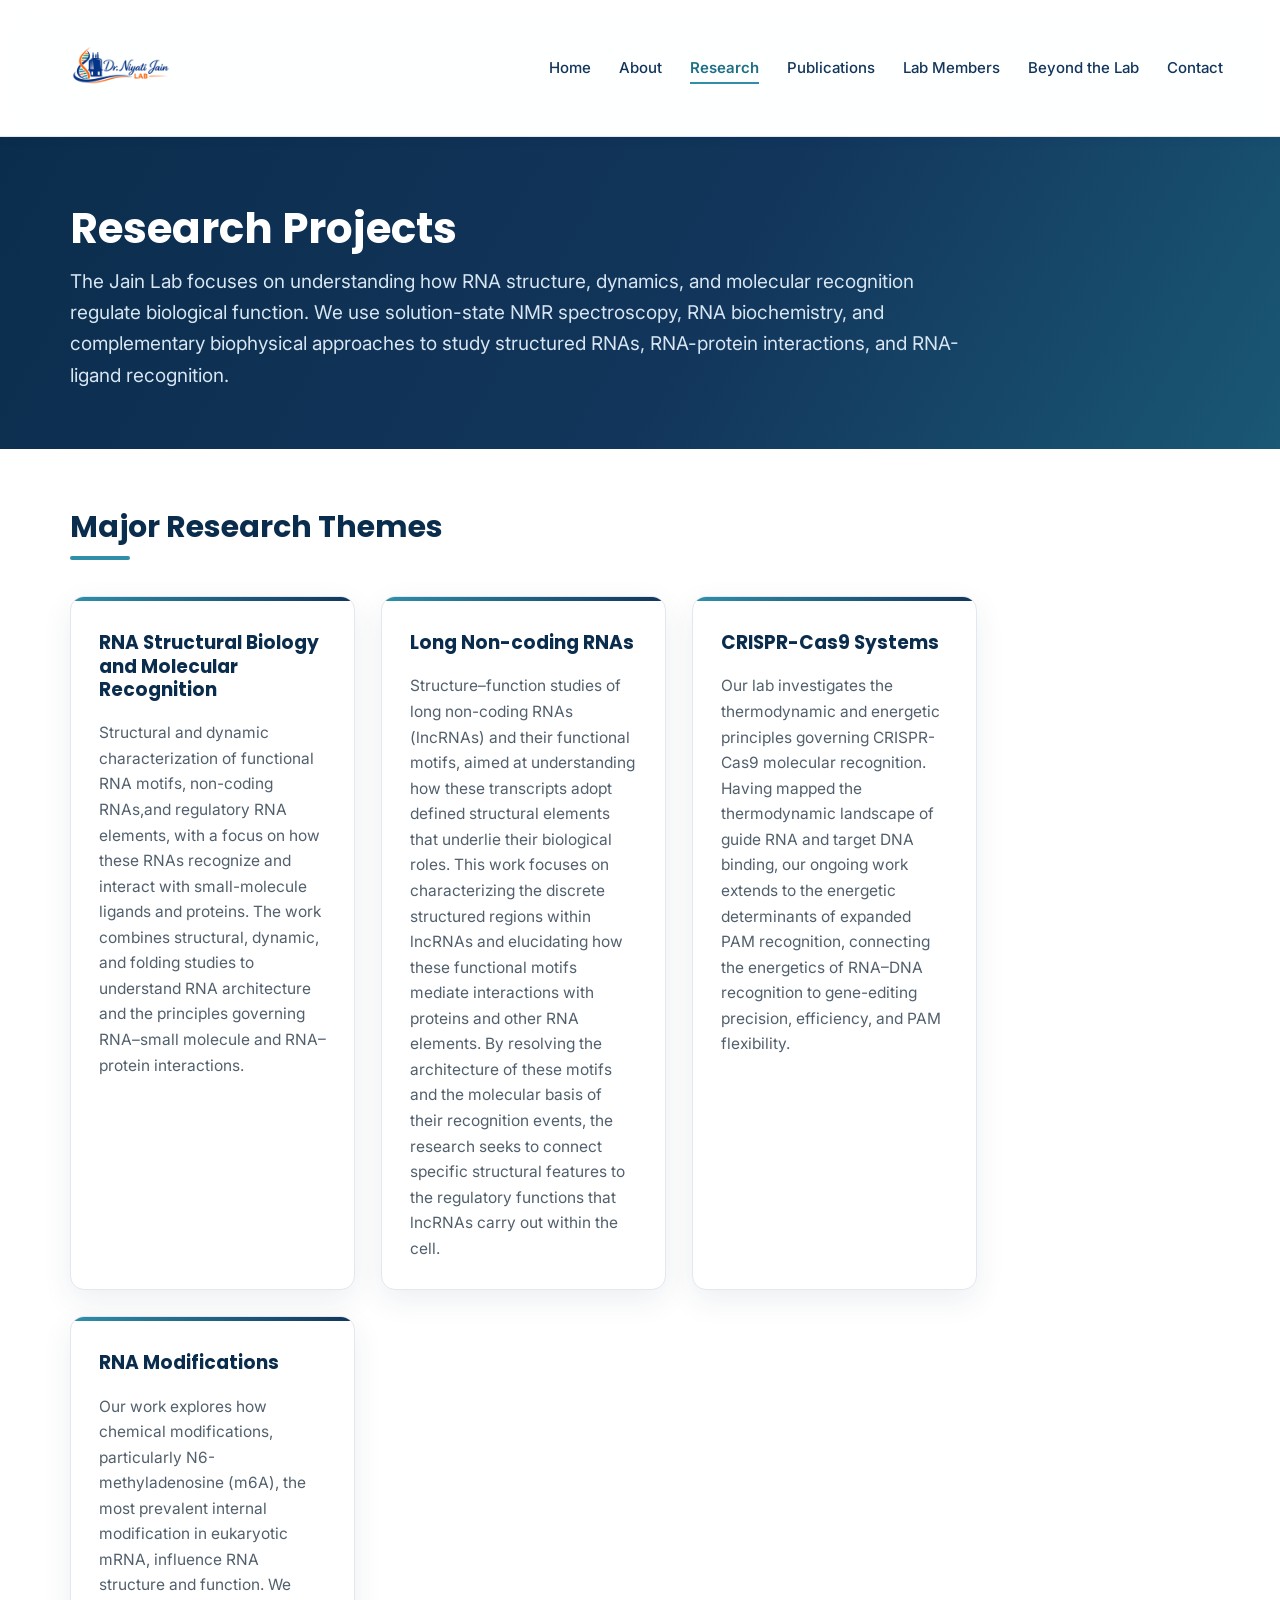
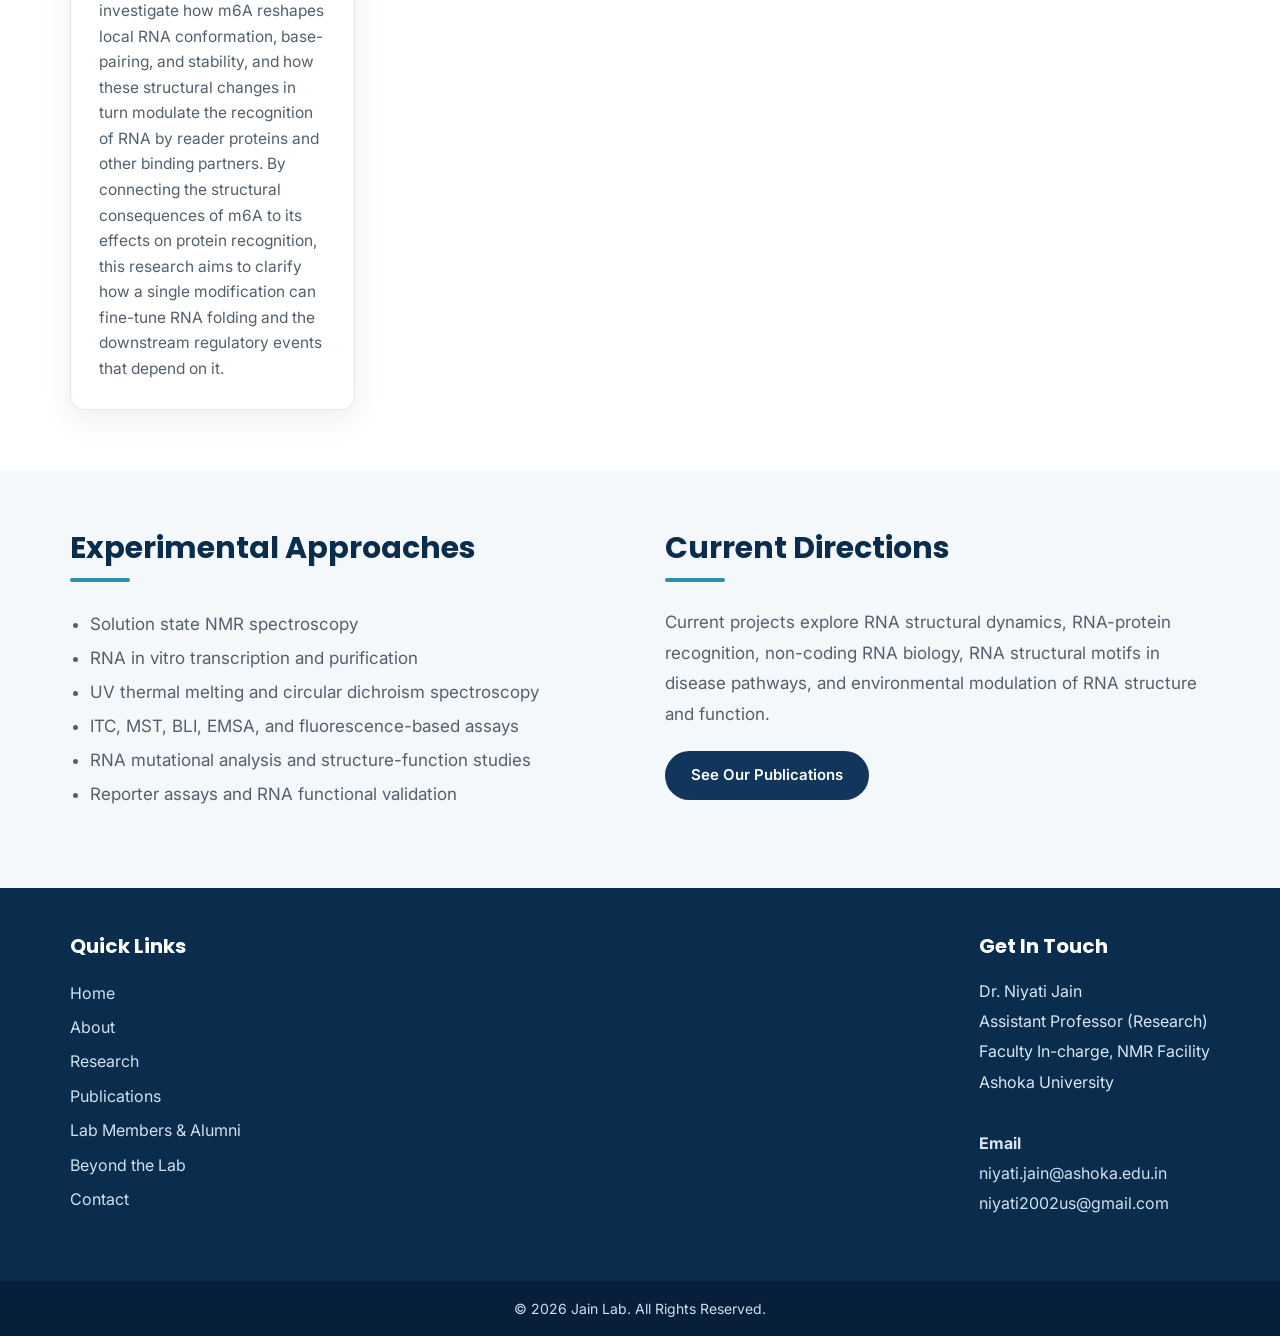
<file: research.html>
<!DOCTYPE html>
<html lang="en">

<head>
<meta charset="UTF-8">
<meta name="viewport" content="width=device-width, initial-scale=1.0">
<title>Research | Jain Lab</title>
<meta name="description" content="Research projects of the Jain Lab: RNA structural biology, RNA-protein interactions, MALAT1 triple helix, RNA G-quadruplexes, and NMR spectroscopy.">
<link rel="preconnect" href="https://fonts.googleapis.com">
<link rel="preconnect" href="https://fonts.gstatic.com" crossorigin>
<link href="https://fonts.googleapis.com/css2?family=Inter:wght@400;500;600&family=Poppins:wght@500;600;700&display=swap" rel="stylesheet">
<link rel="stylesheet" href="style.css?v=15">
</head>

<body>

<!-- TOP HEADER -->
<div class="top-header">
  <a class="logo" href="index.html"><img src="logo.png" alt="Jain Lab logo"></a>
  <nav class="navbar">
    <a href="index.html">Home</a>
    <a href="about.html">About</a>
    <a href="research.html" class="active">Research</a>
    <a href="publications.html">Publications</a>
    <a href="alumni.html">Lab Members</a>
    <a href="recreation.html">Beyond the Lab</a>
    <a href="contact.html">Contact</a>
  </nav>
</div>

<!-- PAGE HERO -->
<div class="page-hero">
  <h1>Research Projects</h1>
  <p>
    The Jain Lab focuses on understanding how RNA structure, dynamics, and molecular
    recognition regulate biological function. We use solution-state NMR spectroscopy,
    RNA biochemistry, and complementary biophysical approaches to study structured RNAs,
    RNA-protein interactions, and RNA-ligand recognition.
  </p>
</div>

<!-- MAJOR THEMES -->
<div class="section white">
  <h2 class="section-title">Major Research Themes</h2>
  <div class="card-container">

    <div class="research-card reveal">
      <h3>RNA Structural Biology and Molecular Recognition</h3>
      <p>Structural and dynamic characterization of functional RNA motifs, non-coding RNAs,and regulatory RNA elements, 
        with a focus on how these RNAs recognize and interact with small-molecule ligands and proteins. The work combines structural, dynamic, 
        and folding studies to understand RNA architecture and the principles governing RNA–small molecule and RNA–protein interactions.</p>
      </div>

    <div class="research-card reveal">
      <h3> Long Non-coding RNAs</h3>
      <p>Structure–function studies of long non-coding RNAs (lncRNAs) and their functional motifs, aimed at understanding how these 
        transcripts adopt defined structural elements that underlie their biological roles. This work focuses on characterizing the 
        discrete structured regions within lncRNAs and elucidating how these functional motifs mediate interactions with proteins 
        and other RNA elements. By resolving the architecture of these motifs and the molecular basis of their recognition events, 
        the research seeks to connect specific structural features to the regulatory functions that lncRNAs carry out within the cell.</p>
    </div>

    <div class="research-card reveal">
      <h3>CRISPR-Cas9 Systems</h3>
      <p>Our lab investigates the thermodynamic and energetic principles governing CRISPR-Cas9 molecular recognition. Having mapped the 
        thermodynamic landscape of guide RNA and target DNA binding, our ongoing work extends to the energetic determinants of expanded
        PAM recognition, connecting the energetics of RNA–DNA recognition to gene-editing precision, efficiency, and PAM flexibility.</p>
    </div>

    <div class="research-card reveal">
      <h3>RNA Modifications</h3>
      <p>Our work explores how chemical modifications, particularly N6-methyladenosine (m6A), the
        most prevalent internal modification in eukaryotic mRNA, influence RNA structure and function. We investigate how 
        m6A reshapes local RNA conformation, base-pairing, and stability, and how these structural changes in turn modulate 
        the recognition of RNA by reader proteins and other binding partners. By connecting the structural consequences of 
        m6A to its effects on protein recognition, this research aims to clarify how a single modification can fine-tune RNA 
        folding and the downstream regulatory events that depend on it.</p>
    </div>

  </div>
</div>

<!-- APPROACHES + DIRECTIONS -->
<div class="section">
  <div style="display:flex; flex-wrap:wrap; gap:50px;">

    <div style="flex:1; min-width:300px;">
      <h2 class="section-title">Experimental Approaches</h2>
      <ul style="font-size:17px; line-height:2; color:var(--muted); padding-left:20px;">
        <li>Solution state NMR spectroscopy</li>
        <li>RNA in vitro transcription and purification</li>
        <li>UV thermal melting and circular dichroism spectroscopy</li>
        <li>ITC, MST, BLI, EMSA, and fluorescence-based assays</li>
        <li>RNA mutational analysis and structure-function studies</li>
        <li>Reporter assays and RNA functional validation</li>
      </ul>
    </div>

    <div style="flex:1; min-width:300px;">
      <h2 class="section-title">Current Directions</h2>
      <p style="font-size:17px; line-height:1.8; color:var(--muted);">
        Current projects explore RNA structural dynamics, RNA-protein recognition,
        non-coding RNA biology, RNA structural motifs in disease pathways, and
        environmental modulation of RNA structure and function.
      </p>
      <p style="margin-top:22px;"><a class="btn" href="publications.html">See Our Publications</a></p>
    </div>

  </div>
</div>

<!-- FOOTER -->
<div class="footer">
  <div class="footer-inner">
    <div class="links" style="min-width:200px;">
      <h2>Quick Links</h2>
      <a href="index.html">Home</a>
      <a href="about.html">About</a>
      <a href="research.html">Research</a>
      <a href="publications.html">Publications</a>
      <a href="alumni.html">Lab Members &amp; Alumni</a>
      <a href="recreation.html">Beyond the Lab</a>
      <a href="contact.html">Contact</a>
    </div>
    <div style="max-width:420px;">
      <h2>Get In Touch</h2>
      <p style="line-height:1.9;">
        Dr. Niyati Jain<br>
        Assistant Professor (Research)<br>
        Faculty In-charge, NMR Facility<br>
        Ashoka University<br><br>
        <strong>Email</strong><br>
        <a href="mailto:niyati.jain@ashoka.edu.in">niyati.jain@ashoka.edu.in</a><br>
        <a href="mailto:niyati2002us@gmail.com">niyati2002us@gmail.com</a>
      </p>
    </div>
  </div>
</div>

<div class="copyright">© 2026 Jain Lab. All Rights Reserved.</div>

<script src="main.js"></script>
</body>
</html>
</file>
<file: style.css>
/* ============================================================
   JAIN Lab — Shared Stylesheet
   RNA Structural Biology | NMR Spectroscopy
   ============================================================ */

:root {
  --navy: #0b2d4d;
  --navy-2: #12355b;
  --deep: #071f3a;
  --accent: #2f8fa8;
  --accent-dark: #1f6f86;
  --bg: #f5f8fb;
  --card: #ffffff;
  --soft: #eef6f8;
  --line: #e2e8f0;
  --text: #1f2933;
  --muted: #52606d;
  --shadow: 0 10px 30px rgba(11, 45, 77, 0.08);
  --shadow-hover: 0 18px 40px rgba(11, 45, 77, 0.16);
  --radius: 14px;
}

* {
  box-sizing: border-box;
}

html {
  scroll-behavior: smooth;
}

body {
  font-family: 'Inter', 'Segoe UI', Arial, Helvetica, sans-serif;
  margin: 0;
  background-color: var(--bg);
  color: var(--text);
  line-height: 1.65;
  -webkit-font-smoothing: antialiased;
}

h1, h2, h3 {
  font-family: 'Poppins', 'Inter', 'Segoe UI', sans-serif;
  color: var(--navy);
  line-height: 1.25;
}

a {
  color: var(--accent-dark);
  transition: color 0.2s ease;
}

a:hover {
  color: var(--navy);
}

img {
  max-width: 100%;
}

/* -------------------- HEADER / NAV -------------------- */

.top-header {
  background-color: rgba(255, 255, 255, 0.92);
  backdrop-filter: saturate(180%) blur(8px);
  padding: 14px 45px;
  display: flex;
  align-items: center;
  justify-content: space-between;
  border-bottom: 1px solid var(--line);
  position: sticky;
  top: 0;
  z-index: 100;
  box-shadow: 0 2px 12px rgba(11, 45, 77, 0.04);
}

.top-header .logo img {
  height: 108px;
  width: auto;
  display: block;
}

.navbar {
  font-size: 15px;
  font-weight: 500;
  display: flex;
  flex-wrap: wrap;
  align-items: center;
  gap: 4px;
}

.navbar a {
  color: var(--navy-2);
  text-decoration: none;
  padding: 8px 12px;
  border-radius: 8px;
  position: relative;
  transition: color 0.2s ease, background 0.2s ease;
}

.navbar a::after {
  content: "";
  position: absolute;
  left: 12px;
  right: 12px;
  bottom: 4px;
  height: 2px;
  background: var(--accent);
  transform: scaleX(0);
  transform-origin: left;
  transition: transform 0.25s ease;
}

.navbar a:hover {
  color: var(--accent-dark);
}

.navbar a:hover::after,
.navbar a.active::after {
  transform: scaleX(1);
}

.navbar a.active {
  color: var(--accent-dark);
  font-weight: 600;
}

/* -------------------- HERO -------------------- */

.hero {
  background-image: linear-gradient(rgba(7, 31, 58, 0.78), rgba(7, 31, 58, 0.72)), url('nmr-background.jpeg');
  background-size: cover;
  background-position: center;
  color: white;
  padding: 130px 70px;
}

.hero h1 {
  margin: 0 0 18px;
  line-height: 1;
  font-weight: 400;
  white-space: nowrap;
}

/* "Jain" and "Lab" — same elegant white script, matching the logo lettering */
.hero h1 .script,
.hero h1 .lab {
  font-family: 'Great Vibes', cursive;
  font-size: clamp(70px, 12vw, 128px);
  font-weight: 400;
  color: #ffffff;
  text-shadow: 0 3px 16px rgba(0, 0, 0, 0.45);
}

.hero h1 .lab {
  margin-left: 12px;
}

/* Only "Jain Lab" inside the welcome heading uses the script; text stays navy */
.script-name {
  font-family: 'Great Vibes', cursive;
  font-weight: 400;
  font-size: 1.35em;
}

.hero h2 {
  font-size: 26px;
  font-weight: 400;
  color: #d7e6f2;
  margin: 0 0 22px;
}

.hero p {
  font-size: 21px;
  max-width: 850px;
  line-height: 1.75;
  color: #eaf2f9;
}

/* Compact hero for interior pages */

.page-hero {
  background: linear-gradient(120deg, var(--navy) 0%, var(--navy-2) 55%, var(--accent-dark) 130%);
  color: white;
  padding: 66px 70px 58px;
}

.page-hero h1 {
  color: white;
  font-size: 42px;
  margin: 0 0 10px;
}

.page-hero p {
  color: #d7e6f2;
  font-size: 19px;
  max-width: 900px;
  margin: 0;
}

/* -------------------- LAYOUT / SECTIONS -------------------- */

.section {
  padding: 60px 70px;
}

.section.white {
  background: var(--card);
}

.section-title {
  font-size: 30px;
  margin: 0 0 8px;
  display: inline-block;
}

.section-title::after {
  content: "";
  display: block;
  width: 60px;
  height: 4px;
  border-radius: 4px;
  background: var(--accent);
  margin-top: 10px;
}

.main-layout {
  display: flex;
  gap: 40px;
  padding: 65px 70px;
  background-color: var(--card);
  align-items: flex-start;
}

.main-content {
  flex: 1;
  min-width: 0;
}

/* -------------------- WELCOME / PROFILE -------------------- */

.profile {
  display: flex;
  gap: 38px;
  align-items: center;
  flex-wrap: wrap;
}

.profile-photo {
  width: 320px;
  border-radius: var(--radius);
  box-shadow: var(--shadow);
  flex-shrink: 0;
}

/* Rotating molecular structure that replaces the homepage photo */
.profile-structure {
  width: clamp(360px, 38vw, 640px);
  aspect-ratio: 5 / 5;
  object-fit: cover;
  object-position: center;
  max-width: 100%;
  border-radius: var(--radius);
  box-shadow: var(--shadow);
  flex-shrink: 0;
  background: #ffffff;
  display: block;
}

/* Keep structure left + text right on desktop; stack only on narrower screens */
@media screen and (max-width: 1100px) {
  .profile {
    flex-direction: column;
    text-align: center;
  }
  .profile-structure {
    width: 100%;
    max-width: 480px;
  }
}

.profile-text {
  flex: 1;
  min-width: 0;
  font-size: 18px;
  line-height: 1.8;
  color: var(--muted);
}

.profile-text h2 {
  color: var(--navy);
  margin-top: 0;
}

/* -------------------- NEWS SIDEBAR -------------------- */

.news-sidebar {
  width: 320px;
  flex-shrink: 0;
  background: linear-gradient(180deg, var(--soft), #ffffff);
  border-top: 5px solid var(--accent);
  padding: 26px;
  border-radius: var(--radius);
  box-shadow: var(--shadow);
  position: sticky;
  top: 100px;
}

.news-sidebar h2 {
  margin-top: 0;
  color: var(--navy);
  font-size: 22px;
}

.news-item {
  margin-bottom: 20px;
  padding-bottom: 18px;
  border-bottom: 1px solid #d5e6ee;
}

.news-item:last-child {
  border-bottom: none;
  margin-bottom: 0;
  padding-bottom: 0;
}

.news-item h3 {
  margin: 0 0 6px;
  font-size: 17px;
  color: var(--navy);
}

.news-item p {
  font-size: 15px;
  line-height: 1.6;
  margin: 0;
  color: var(--muted);
}

/* -------------------- CARDS -------------------- */

.card-container {
  display: flex;
  flex-wrap: wrap;
  gap: 26px;
  margin-top: 28px;
}

.research-card {
  background: var(--card);
  padding: 28px;
  width: 285px;
  border-radius: var(--radius);
  border: 1px solid var(--line);
  box-shadow: var(--shadow);
  transition: transform 0.25s ease, box-shadow 0.25s ease;
  position: relative;
  overflow: hidden;
}

.research-card::before {
  content: "";
  position: absolute;
  top: 0;
  left: 0;
  width: 100%;
  height: 4px;
  background: linear-gradient(90deg, var(--accent), var(--navy-2));
}

.research-card:hover {
  transform: translateY(-6px);
  box-shadow: var(--shadow-hover);
}

.research-card h3 {
  margin-top: 6px;
  color: var(--navy);
}

.research-card p {
  color: var(--muted);
  font-size: 15.5px;
  margin-bottom: 0;
}

/* -------------------- PEOPLE / MEMBER CARDS -------------------- */

.people-grid {
  display: flex;
  flex-wrap: wrap;
  gap: 30px;
  margin-top: 26px;
}

.member-card {
  width: 230px;
  text-align: center;
  background: var(--card);
  border-radius: var(--radius);
  border: 1px solid var(--line);
  box-shadow: var(--shadow);
  padding: 26px 20px 22px;
  transition: transform 0.25s ease, box-shadow 0.25s ease;
}

.member-card:hover {
  transform: translateY(-6px);
  box-shadow: var(--shadow-hover);
}

.member-card img {
  width: 150px;
  height: 150px;
  object-fit: cover;
  border-radius: 50%;
  border: 4px solid var(--soft);
  box-shadow: 0 6px 18px rgba(11, 45, 77, 0.15);
}

.member-card h3 {
  margin: 16px 0 6px;
  font-size: 18px;
  color: var(--navy);
}

.member-card p {
  font-size: 14px;
  color: var(--muted);
  margin: 0;
  line-height: 1.55;
}

/* -------------------- GALLERY (recreation) -------------------- */

.gallery {
  display: grid;
  grid-template-columns: repeat(auto-fill, minmax(300px, 1fr));
  gap: 30px;
  margin-top: 30px;
}

.gallery-card {
  background: var(--card);
  border-radius: var(--radius);
  border: 1px solid var(--line);
  box-shadow: var(--shadow);
  overflow: hidden;
  transition: transform 0.25s ease, box-shadow 0.25s ease;
}

.gallery-card:hover {
  transform: translateY(-6px);
  box-shadow: var(--shadow-hover);
}

.gallery-card .photo {
  width: 100%;
  height: 240px;
  object-fit: cover;
  display: block;
}

.gallery-card .caption {
  padding: 20px 22px 24px;
}

.gallery-card .caption h3 {
  margin: 0 0 8px;
  font-size: 19px;
  color: var(--navy);
}

.gallery-card .caption p {
  margin: 0;
  color: var(--muted);
  font-size: 15px;
}

/* -------------------- PUBLICATIONS -------------------- */

.pub-item {
  background: var(--card);
  border: 1px solid var(--line);
  border-left: 5px solid var(--accent);
  border-radius: 12px;
  box-shadow: var(--shadow);
  padding: 24px 28px;
  margin-bottom: 22px;
  transition: box-shadow 0.25s ease, transform 0.25s ease;
}

.pub-item:hover {
  transform: translateX(4px);
  box-shadow: var(--shadow-hover);
}

.pub-item h3 {
  margin: 0 0 8px;
  font-size: 19px;
}

.pub-item .authors {
  color: var(--muted);
  font-size: 15px;
  margin: 0 0 6px;
}

.pub-item .venue {
  color: var(--accent-dark);
  font-weight: 600;
  font-size: 14px;
  margin: 0;
}

/* -------------------- BUTTONS -------------------- */

.btn {
  display: inline-block;
  background: var(--navy-2);
  color: white !important;
  padding: 12px 26px;
  border-radius: 30px;
  text-decoration: none;
  font-weight: 600;
  font-size: 15px;
  transition: background 0.2s ease, transform 0.2s ease;
}

.btn:hover {
  background: var(--accent-dark);
  transform: translateY(-2px);
}

.btn-outline {
  display: inline-block;
  border: 2px solid var(--navy-2);
  color: var(--navy-2) !important;
  padding: 10px 24px;
  border-radius: 30px;
  text-decoration: none;
  font-weight: 600;
  font-size: 15px;
  transition: all 0.2s ease;
}

.btn-outline:hover {
  background: var(--navy-2);
  color: white !important;
}

/* -------------------- CONTACT -------------------- */

.contact-grid {
  display: flex;
  flex-wrap: wrap;
  gap: 40px;
  margin-top: 30px;
}

.contact-card {
  flex: 1;
  min-width: 300px;
  background: var(--card);
  border: 1px solid var(--line);
  border-radius: var(--radius);
  box-shadow: var(--shadow);
  padding: 30px 32px;
}

.contact-card h3 {
  margin-top: 0;
  color: var(--navy);
}

.contact-card p {
  color: var(--muted);
  line-height: 1.8;
}

.social-links a {
  display: inline-block;
  margin-right: 14px;
  margin-top: 10px;
  padding: 9px 18px;
  border-radius: 24px;
  background: var(--soft);
  color: var(--navy-2);
  text-decoration: none;
  font-weight: 600;
  font-size: 14px;
  transition: all 0.2s ease;
}

.social-links a:hover {
  background: var(--navy-2);
  color: white;
}

/* Social links inside the dark footer: blend with the navy background */
.footer .social-links a {
  background: rgba(255, 255, 255, 0.10);
  color: #ffffff;
  border: 1px solid rgba(255, 255, 255, 0.22);
}

.footer .social-links a:hover {
  background: #ffffff;
  color: var(--navy);
  text-decoration: none;
}

/* -------------------- FOOTER -------------------- */

.footer {
  background-color: var(--navy);
  color: #d7e6f2;
  padding: 46px 70px;
}

.footer-inner {
  display: flex;
  justify-content: space-between;
  flex-wrap: wrap;
  gap: 45px;
}

.footer h2 {
  color: white;
  font-size: 20px;
  margin-top: 0;
}

.footer a {
  color: #cfe0ef;
  text-decoration: none;
}

.footer a:hover {
  color: white;
  text-decoration: underline;
}

.footer .links a {
  display: block;
  padding: 4px 0;
}

.copyright {
  background-color: var(--deep);
  color: #cfe0ef;
  padding: 16px;
  text-align: center;
  font-size: 14px;
}

/* -------------------- REVEAL ANIMATION -------------------- */

.reveal {
  opacity: 0;
  transform: translateY(24px);
  transition: opacity 0.6s ease, transform 0.6s ease;
}

.reveal.visible {
  opacity: 1;
  transform: translateY(0);
}

/* -------------------- RESPONSIVE -------------------- */

@media screen and (max-width: 900px) {
  .top-header {
    flex-direction: column;
    align-items: center;
    gap: 12px;
    padding: 14px 20px;
  }

  .navbar {
    justify-content: center;
  }

  .hero {
    padding: 90px 28px;
  }

  .hero h1 {
    font-size: 40px;
  }

  .hero h2 {
    font-size: 21px;
  }

  .hero p {
    font-size: 18px;
  }

  .page-hero,
  .section,
  .main-layout,
  .footer {
    padding-left: 26px;
    padding-right: 26px;
  }

  .main-layout {
    flex-direction: column;
  }

  .news-sidebar {
    width: 100%;
    position: relative;
    top: 0;
  }

  .profile {
    justify-content: center;
    text-align: center;
  }
}

@media screen and (max-width: 480px) {
  .hero h1 {
    font-size: 32px;
  }

  .research-card,
  .member-card {
    width: 100%;
  }
}
</file>
